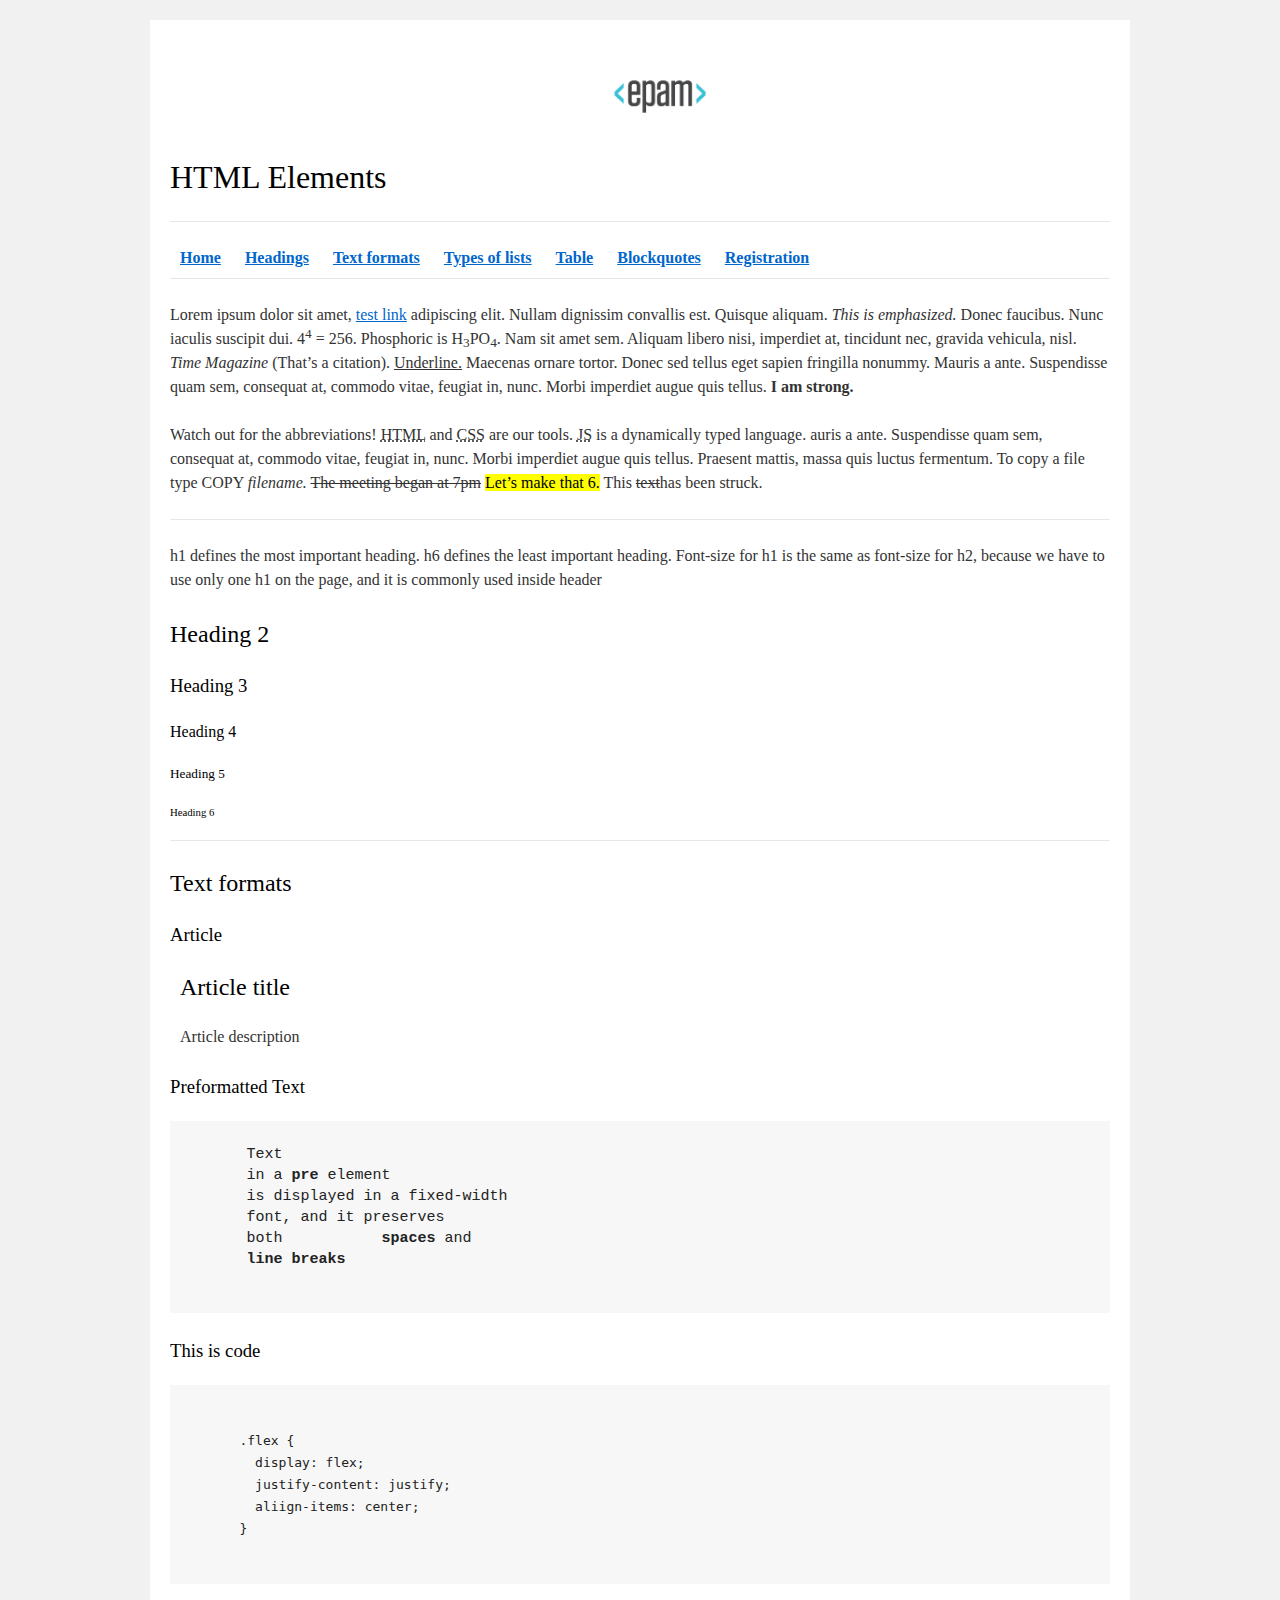
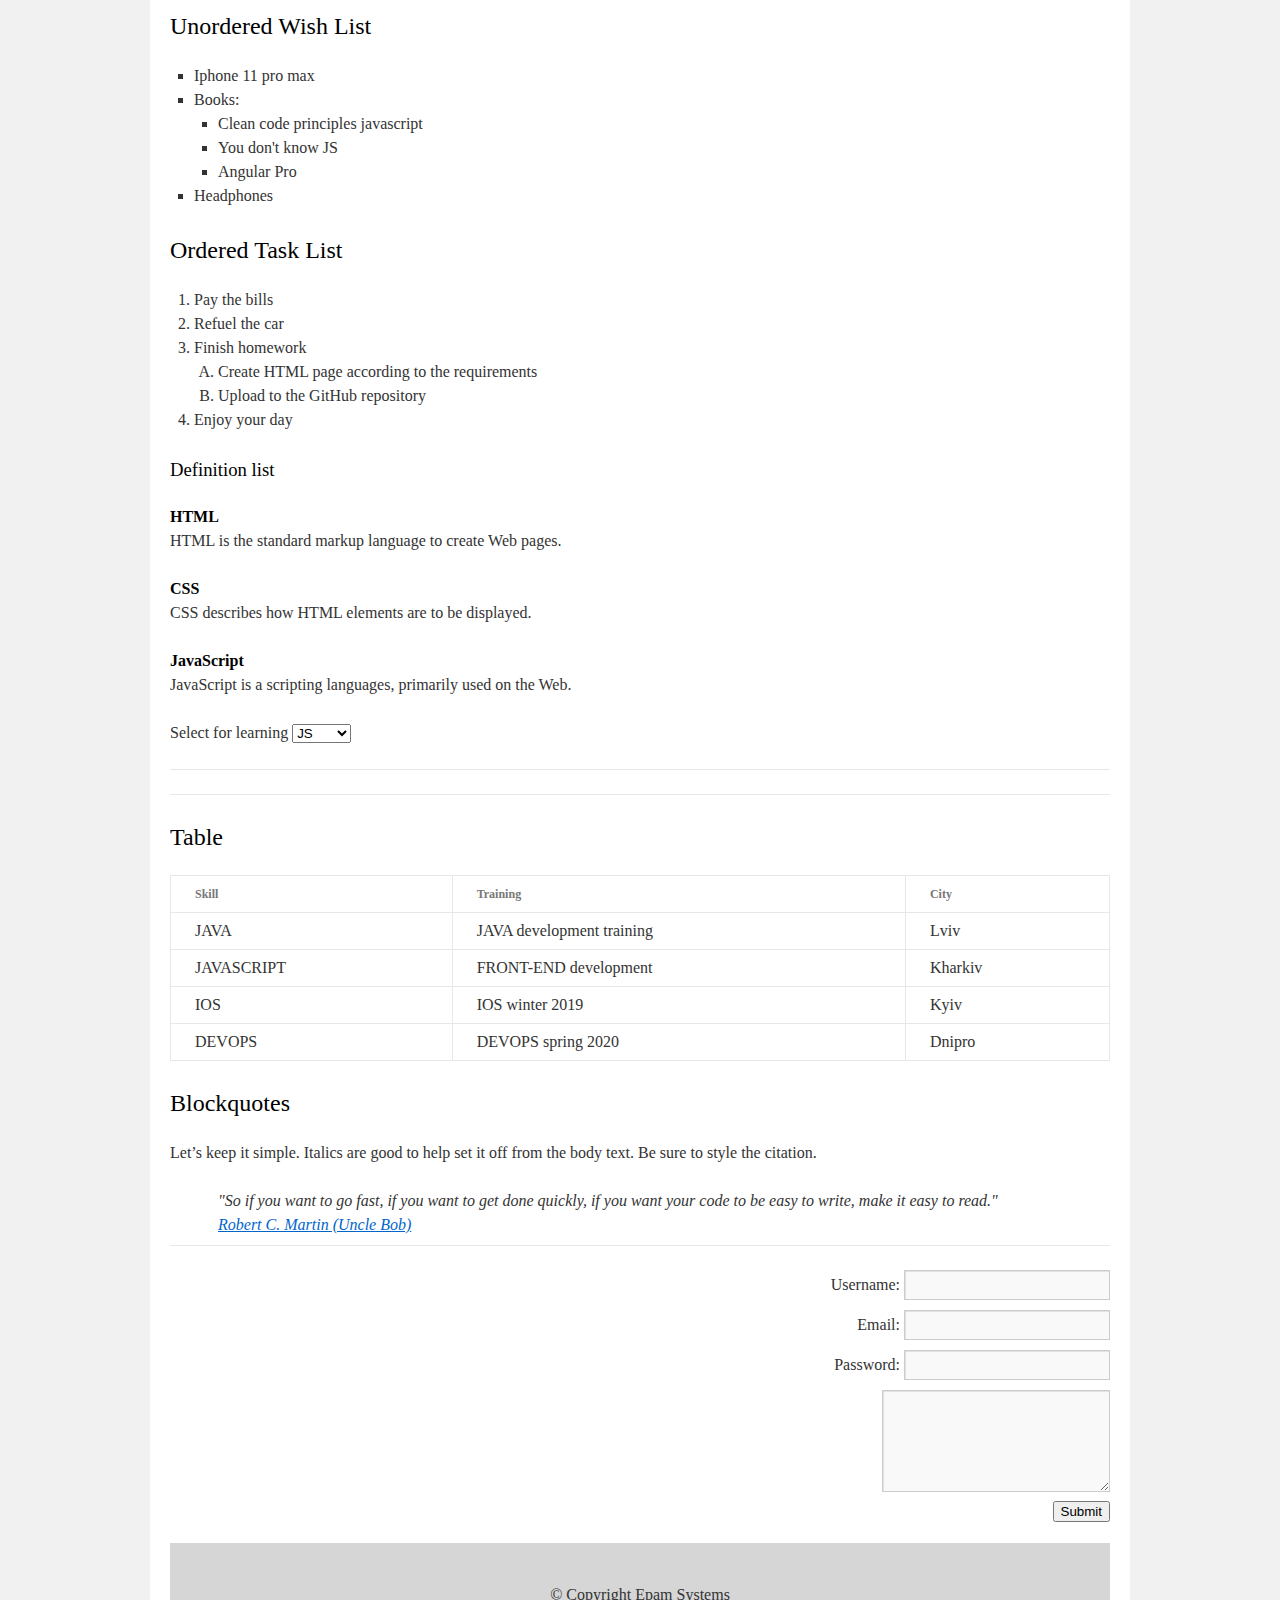
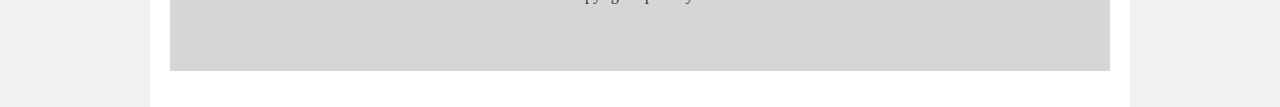
<file: FL12_HW1/homework/index.html>
<!DOCTYPE html>
<html lang="en">

<head>
  <meta charset="utf-8">
  <title>HTML Basics</title>
  <link rel="stylesheet" href="style.css">
</head>

<body>
  <div id="wrapper">
    <div id="main">
      <div id="container">
        <div id="content" role="main">
          <!-- TODO: Content goes here -->
          <header>
            <img src="logo.png" alt="logo img" id="home">
            <h1>HTML Elements</h1>
            <hr>
          </header>
          <nav>
            <a href="#home"><strong>Home</strong></a>
            <a href="#headings"><strong>Headings</strong></a>
            <a href="#textFormats"><strong>Text formats</strong></a>
            <a href="#typesOfLists"><strong>Types of lists</strong></a>
            <a href="#table"><strong>Table</strong></a>
            <a href="#blockquotes"><strong>Blockquotes</strong></a>
            <a href="#registration"><strong>Registration</strong></a>
          </nav>
          <main>
            <hr>
            <p>
              Lorem ipsum dolor sit amet,
              <a href="https://www.google.com.ua/">test link</a>
              adipiscing elit.
              Nullam dignissim convallis est. Quisque aliquam.
              <em>This is emphasized.</em>
              Donec faucibus. Nunc iaculis suscipit dui. 
              4<sup>4</sup> = 256.
              Phosphoric is H<sub>3</sub>PO<sub>4</sub>.
              Nam sit amet sem. Aliquam libero nisi, imperdiet at, tincidunt nec, gravida vehicula, nisl.
              <em>Time Magazine</em>
              (That’s a citation).
              <u>Underline.</u>
              Maecenas ornare tortor. Donec sed tellus eget sapien fringilla nonummy. Mauris a ante. Suspendisse quam sem, consequat at, commodo vitae, feugiat in, nunc. Morbi imperdiet augue quis tellus.
              <strong>I am strong.</strong>
            </p>
            <p>
              Watch out for the abbreviations!
              <abbr title="Hyper Text Markup Language">HTML</abbr>
              and
              <abbr title="Cascading Style Sheets">CSS</abbr>
              are our tools.
              <abbr title="JavaScript">JS</abbr>
              is a dynamically typed language.
              auris a ante. Suspendisse quam sem, consequat at, commodo vitae, feugiat in, nunc. Morbi imperdiet augue quis tellus. Praesent mattis, massa quis luctus fermentum. To copy a file type
              COPY
              <i>filename.</i>
              <del>The meeting began at 7pm</del>
              <mark>Let’s make that 6.</mark>
              This <del>text</del>has been struck.
            </p>
            <hr>
            <p id="headings">
              h1 defines the most important heading. h6 defines the least important heading. Font-size for h1 is the same as font-size for h2, because we have to use only one h1 on the page, and it is commonly used inside header
            </p>
            <h2>Heading 2</h2>
            <h3>Heading 3</h3>
            <h4>Heading 4</h4>
            <h5>Heading 5</h5>
            <h6>Heading 6</h6>
            <hr>
            <h2 id="textFormats">Text formats</h2>
            <h3>Article</h3>
            <article>
              <h2>Article title</h2>
              <p>Article description</p>
            </article>
            <h3>Preformatted Text</h3>
            <pre>
      Text
      in a <b>pre</b> element
      is displayed in a fixed-width
      font, and it preserves
      both           <b>spaces</b> and
      <b>line breaks</b>
            </pre>
            <h3>This is code</h3>
            <pre><code>
      .flex {
        display: flex;
        justify-content: justify;
        aliign-items: center;
      }
            </code></pre>
            <h2 id="typesOfLists">Unordered Wish List</h2>
            <ul>
              <li>Iphone 11 pro max</li>
              <li>Books:
                <ul>
                  <li>Clean code principles javascript</li>
                  <li>You don't know JS</li>
                  <li>Angular Pro</li>
                </ul>
              </li>
              <li>Headphones</li>
            </ul>
            <h2>Ordered Task List</h2>
            <ol>
              <li>Pay the bills</li>
              <li>Refuel the car</li>
              <li>Finish homework
                <ol type="A">
                  <li>Create HTML page according to the requirements</li>
                  <li>Upload to the GitHub repository</li>
                </ol>
              </li>
              <li>Enjoy your day</li>
            </ol>
            <h3>Definition list</h3>
            <dl>
              <dt>HTML</dt>
              <dd>HTML is the standard markup language to create Web pages.</dd>
              <dt>CSS</dt>
              <dd>CSS describes how HTML elements are to be displayed.</dd>
              <dt>JavaScript</dt>
              <dd>JavaScript is a scripting languages, primarily used on the Web.</dd>
            </dl>
            <p>Select for learning 
              <select>
                <option value="js">JS</option>
                <option value="css">CSS</option>
                <option value="html">HTML</option>    
              </select>
            </p>
            <hr>
            <hr>
            <h2 id="table">Table</h2>
            <table>
              <tr>
                <th>Skill</th>
                <th>Training</th>
                <th>City</th>
              </tr>
              <tr>
                <td>JAVA</td>
                <td>JAVA development training</td>
                <td>Lviv</td>
              </tr>
              <tr>
                <td>JAVASCRIPT</td>
                <td>FRONT-END development</td>
                <td>Kharkiv</td>
              </tr>
              <tr>
                <td>IOS</td>
                <td>IOS winter 2019</td>
                <td>Kyiv</td>
              </tr>
              <tr>
                <td>DEVOPS</td>
                <td>DEVOPS spring 2020</td>
                <td>Dnipro</td>
              </tr>
            </table>
            <h2 id="blockquotes">Blockquotes</h2>
            <p>Let’s keep it simple. Italics are good to help set it off from the body text. Be sure to style the citation.</p>
            <blockquote>
              "So if you want to go fast, if you want to get done quickly, if you want your code to be easy to write, make it easy to read."<br>
              <a href="https://en.wikipedia.org/wiki/Robert_C._Martin" target="_blank">Robert C. Martin (Uncle Bob)</a>
            </blockquote>
            <hr id="registration">
            <form>
              <label>Username: <input type="text" name="username"></label>
              <br>
              <label>Email: <input type="email" name="email"></label>
              <br>
              <label>Password: <input type="password" name="password"></label>
              <br>
              <textarea rows="4" cols="23"></textarea>
              <br>
              <button type="submit">Submit</button>
            </form>
          </main>
          
          <footer>
            <p>&copy; Copyright Epam Systems</p>
          </footer>
        </div>
      </div>
    </div>
  </div>
</body>

</html>
</file>
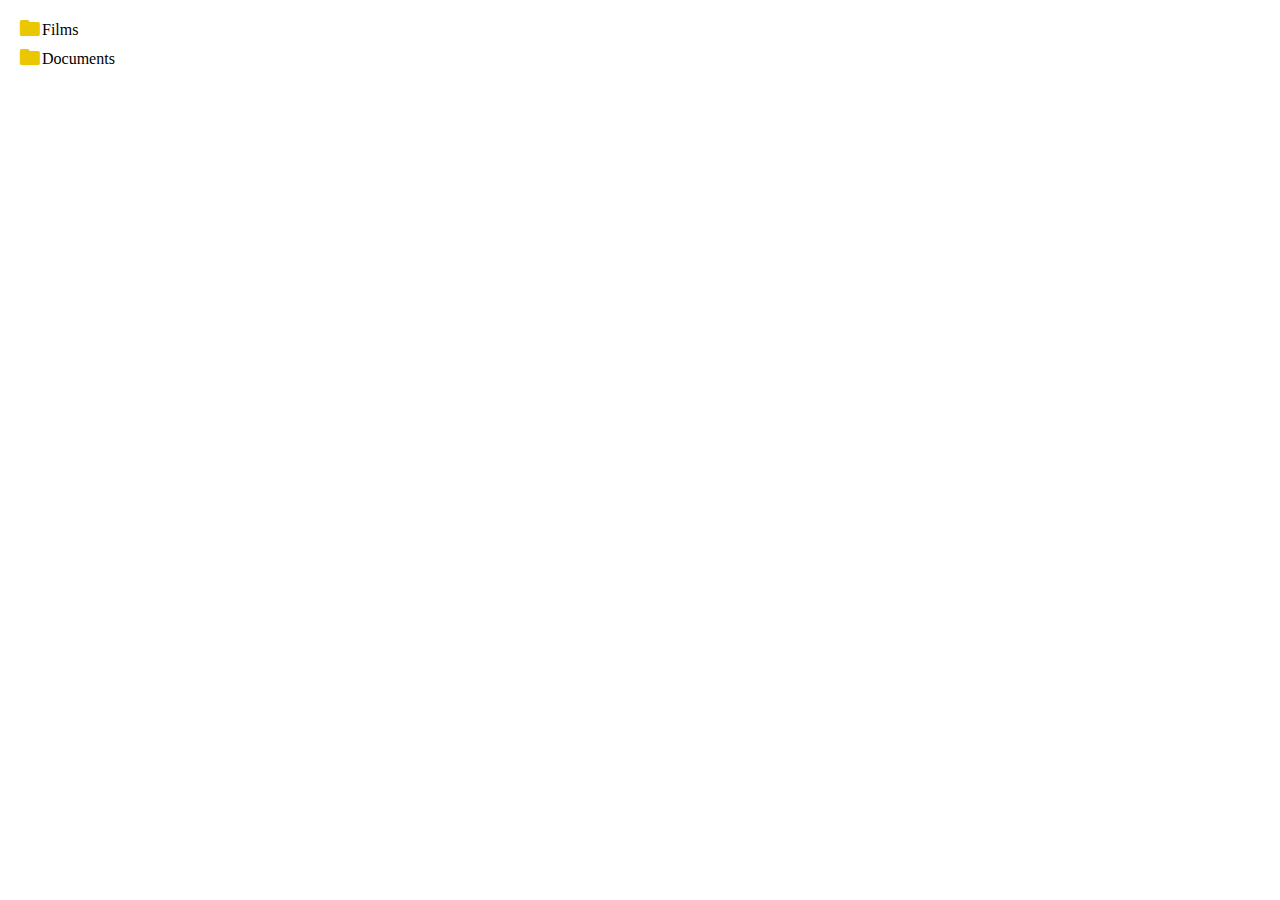
<file: FL12_HW11/homework/index.html>
<!-- DO NOT MODIFY THIS FILE -->
<!DOCTYPE html>
<html lang="en">
<head>
  <meta charset="UTF-8">
  <title>Homework 11 - DOM</title>
  <link rel="stylesheet" href="material-icons/material-icons.css">
  <link rel="stylesheet" href="styles.css">
</head>
<body>
  <div id="root">
    
  </div>
  <script src="app.js"></script>
</body>
</html>
</file>
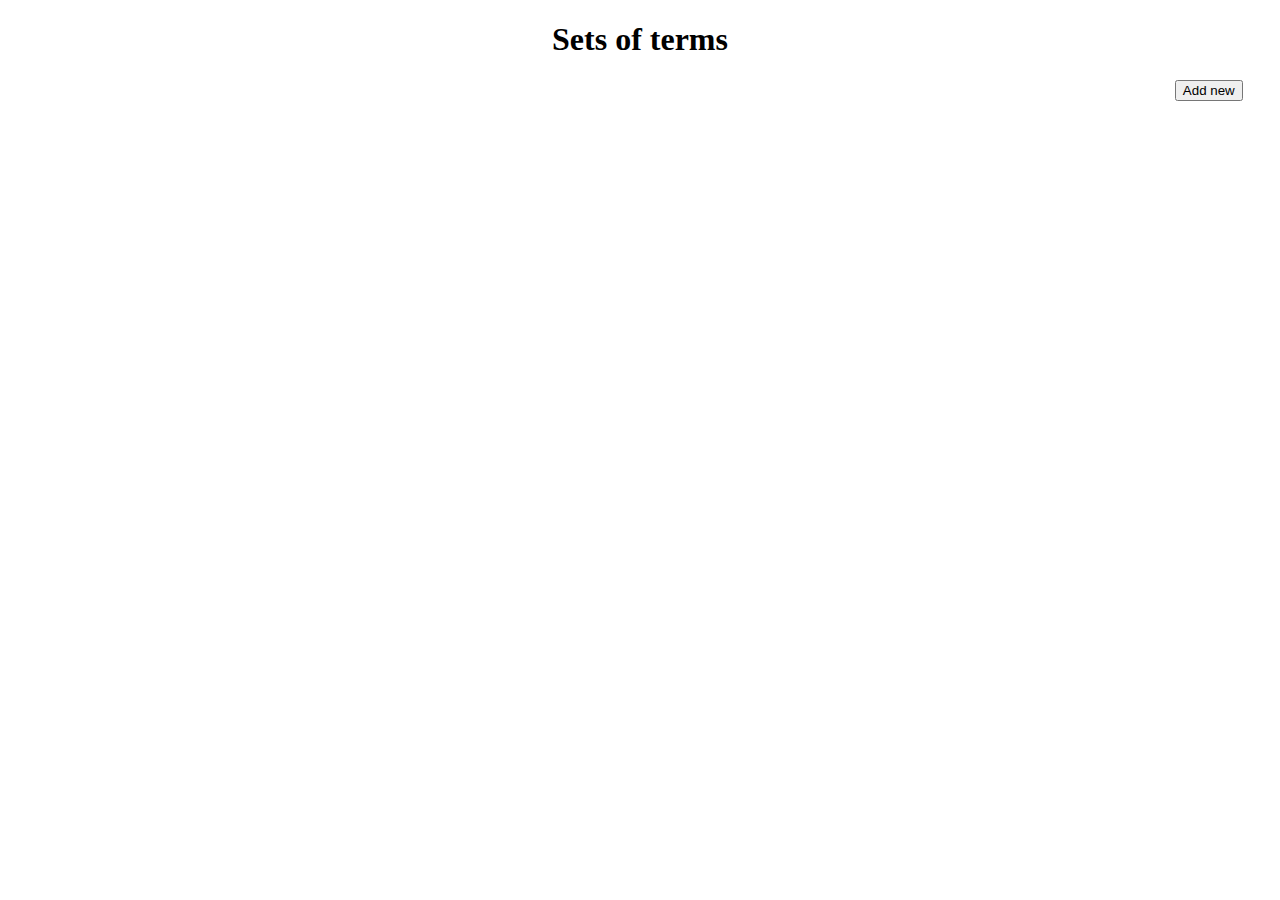
<file: FL12_HW12/homework/index.html>
<!DOCTYPE html>
<html lang="en">
<head>
  <meta charset="UTF-8">
  <title>Homework 12 - Simple TODO List</title>
  <link rel="stylesheet" href="./assets/styles.css">
</head>
<body>
  <div id="root">
    <h1 class="sets">Sets of terms</h1>
    <div class="main-page">
      <button class="add-new-term">Add new</button>
      <ul class="term-list"></ul>
    </div>
    <div class="add-page">
      <h3>Add New Set</h3>
      <div class="add-inputs">
        <input type="text" class="add-term-input" placeholder="Term">
        <input type="text" class="add-def-input" placeholder="Definition">
      </div>
      <div class="buttons-row">
        <button class="add">Add</button>
        <button class="save-changes">Save changes</button>
        <button class="cancelBtn">Cancel</button>
      </div>
    </div>
    <div class="modify-page">
        <h3>Modify Set</h3>
        <div class="modify-inputs">
          <input type="text" class="modify-term-input">
          <input type="text" class="modify-def-input">
        </div>
        <div>
          <button class="save-after-modify">Save changes</button>
          <button class="cancelBtn">Cancel</button>
        </div>
    </div>
  </div>

  <script src="./src/app.js"></script>
</body>
</html>
</file>
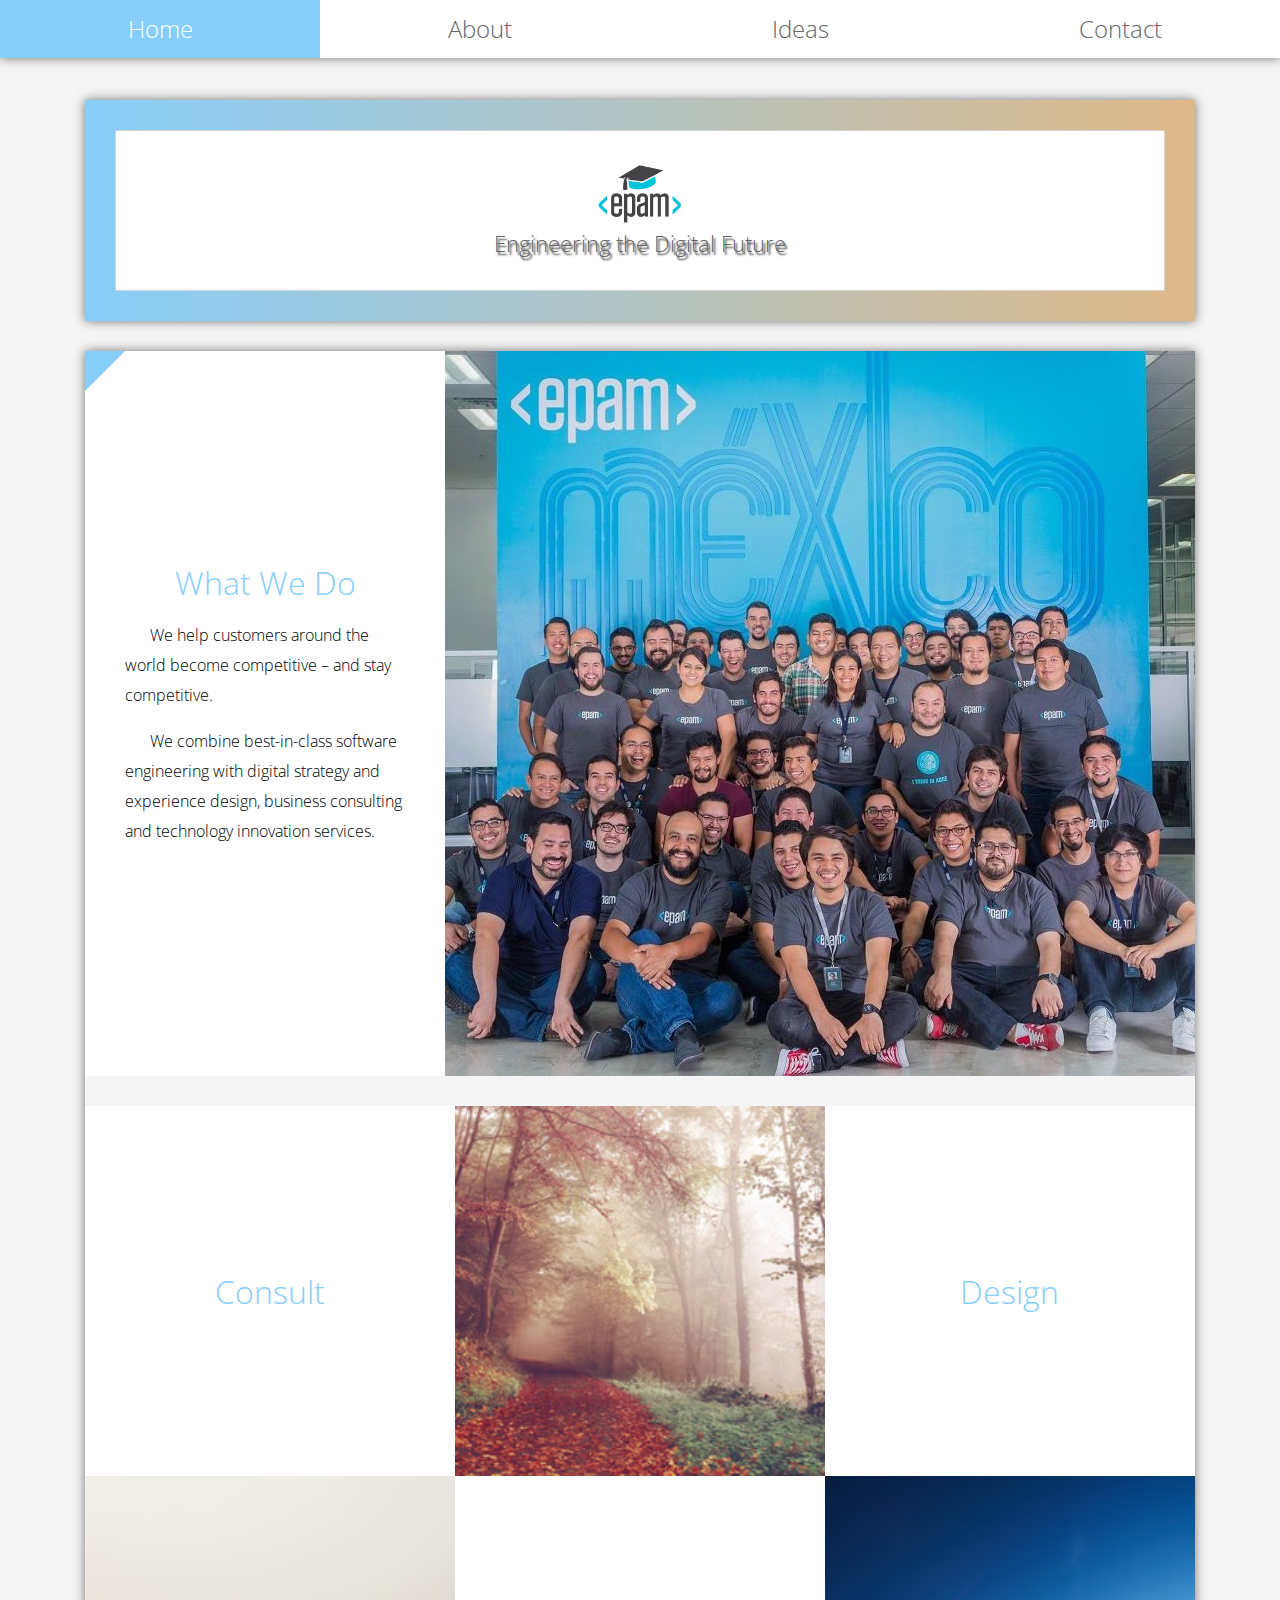
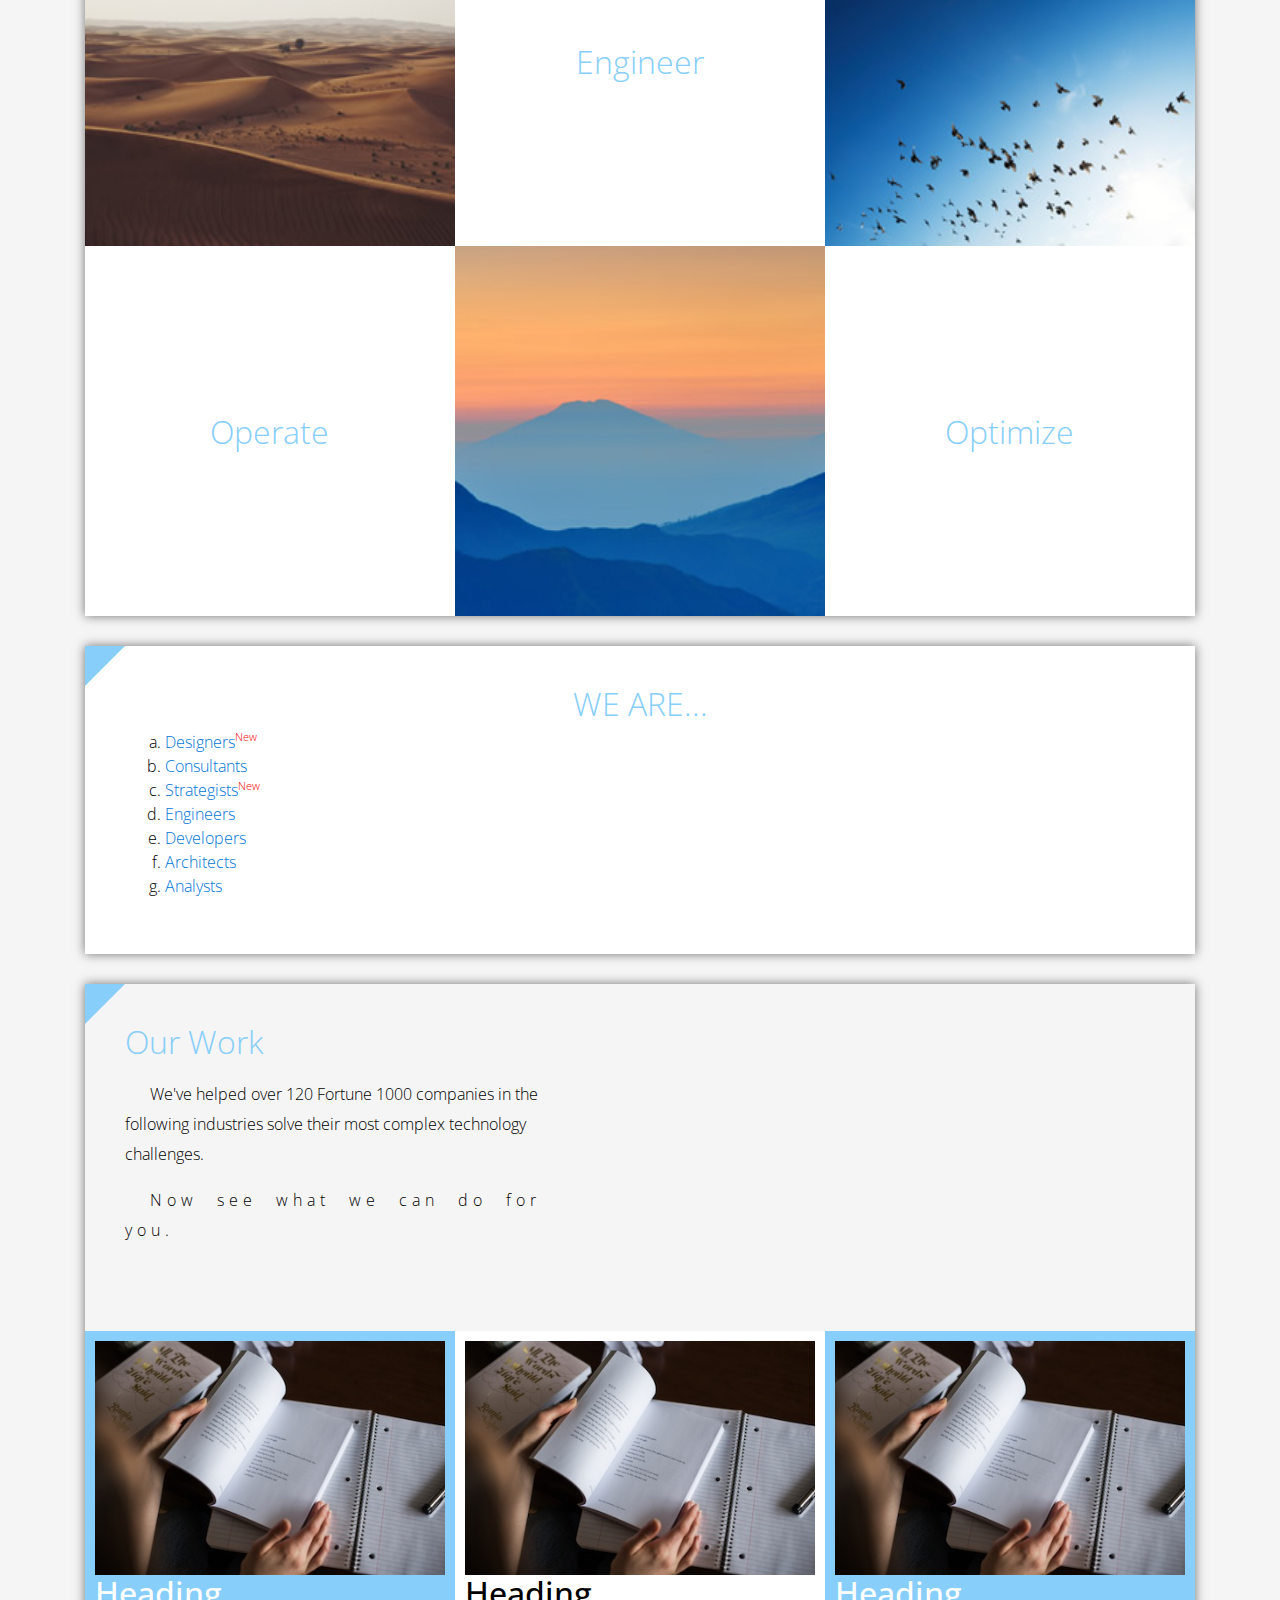
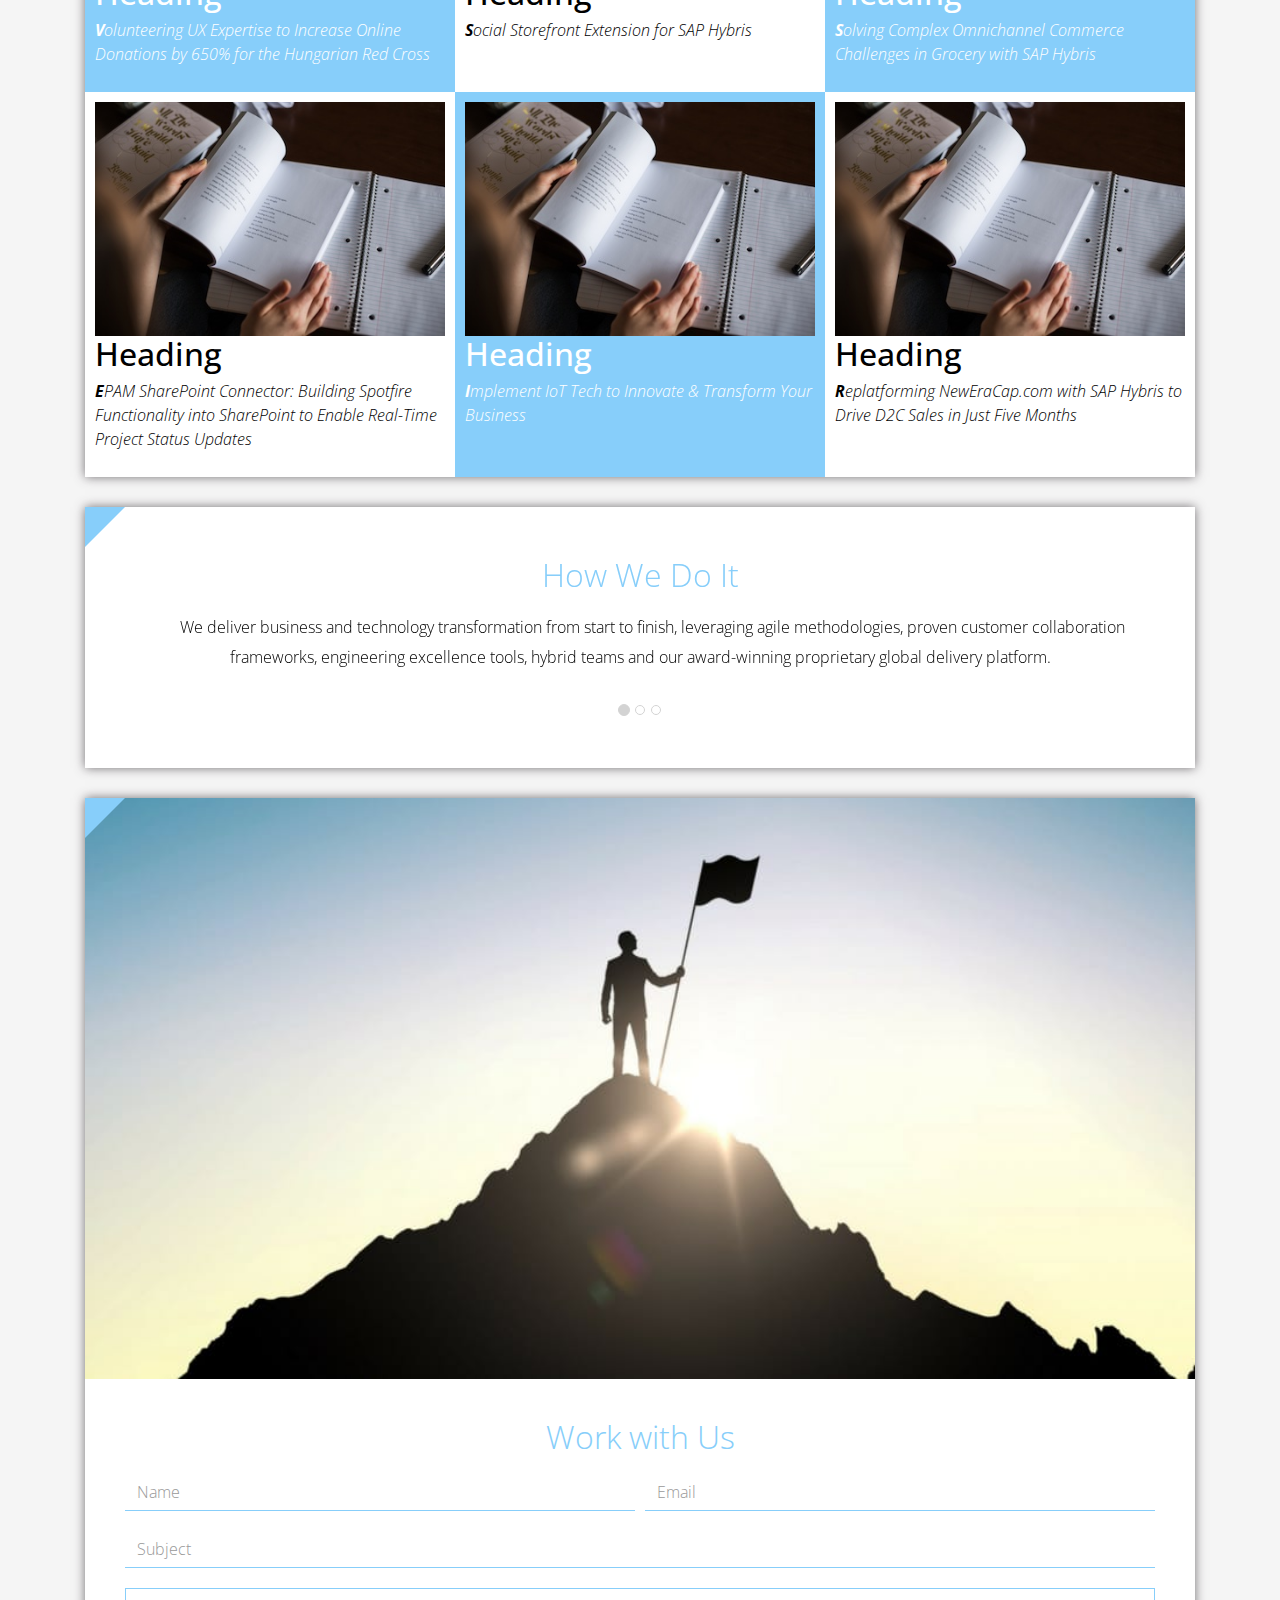
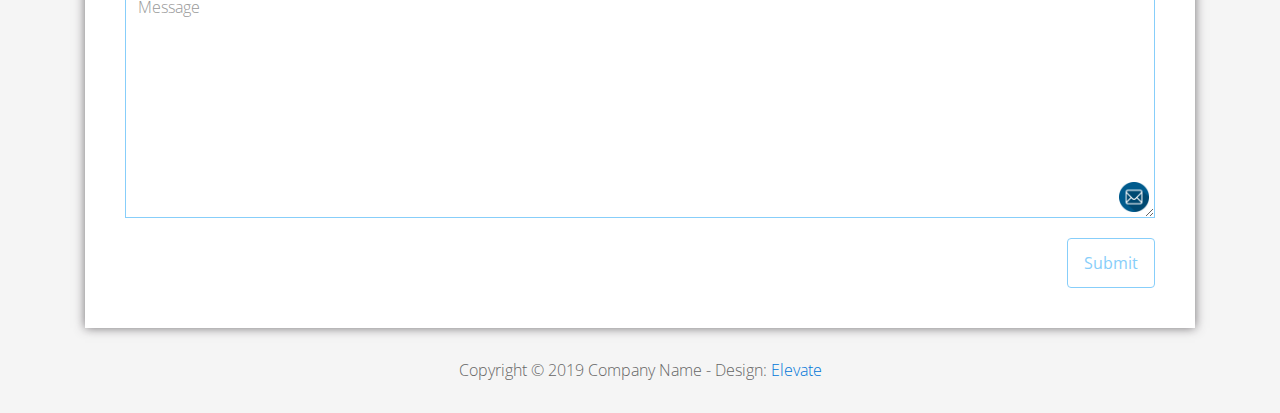
<file: FL12_HW2/homework/index.html>
<!DOCTYPE html>
<html lang="en">
<head>
  <meta charset="utf-8">
  <meta http-equiv="X-UA-Compatible" content="IE=edge">
  <meta name="viewport" content="width=device-width, initial-scale=1">

  <title>CSS Basics HW</title>



  <!-- load stylesheets -->
  <link rel="stylesheet" href="http://fonts.googleapis.com/css?family=Open+Sans:300,400">
  <!-- Google web font "Open Sans" -->
  <link rel="stylesheet" href="css/bootstrap.min.css">
  <!-- Bootstrap style -->
  <link rel="stylesheet" href="css/general.css">
  <link rel="stylesheet" href="css/style.css">
  <!-- Templatemo style -->
</head>

<body>
<div class="container">

  <div class="tm-sidebar">
    <nav class="tm-main-nav">
      <ul>
        <li class="tm-nav-item"><a href="#home" class="tm-nav-item-link">Home</a></li>
        <li class="tm-nav-item"><a href="#about" class="tm-nav-item-link">About</a></li>
        <li class="tm-nav-item"><a href="#ideas" class="tm-nav-item-link">Ideas</a></li>
        <li class="tm-nav-item"><a href="#contact" class="tm-nav-item-link">Contact</a></li>
      </ul>
    </nav>
  </div>

  <div class="tm-main-content">

    <div id="home" class="tm-content-box tm-content-header margin-b-10">
      <div class="tm-banner">
        <div class="tm-banner-inner">
          <img src="img/epam_logo.png" width="100" alt="">
          <p class="tm-banner-text">Engineering the Digital Future</p>
        </div>
      </div>
    </div>

    <section>
      <div class="tm-content-box flex-2-col">

        <div class="padding-medium flex-item tm-team-description-container flex-item">
          <h2 class="tm-section-title">What We Do</h2>
          <p class="tm-section-description">We help customers around the world become competitive – and stay competitive.</p>
          <p class="tm-section-description"> We combine best-in-class software engineering with digital strategy and experience design, business consulting and technology innovation services.</p>
        </div>
        <div class="flex-item tm-team-img">
          <img src="img/epam-mexico.jpg" alt="epam-mexico">
        </div>

      </div>

      <div id="about" class="tm-content-box">

        <ul class="boxes gallery-container">
          <li class="box box-bg">
            <h2 class="tm-section-title tm-section-title-box tm-box-bg-title">Consult</h2>
          </li>
          <li class="box">
            <a href="img/idea-large-01.jpg">
              <img src="img/idea-01.jpg" alt="Image" class="img-fluid thumbnail box-img">
            </a>
          </li>
          <li class="box box-bg">
            <h2 class="tm-section-title tm-section-title-box tm-box-bg-title">Design</h2>
          </li>
          <li class="box">
            <a href="img/idea-large-02.jpg">
              <img src="img/idea-02.jpg" alt="Image" class="img-fluid thumbnail box-img">
            </a>
          </li>
          <li class="box box-bg">
            <h2 class="tm-section-title tm-section-title-box tm-box-bg-title">Engineer</h2>
          </li>
          <li class="box">
            <a href="img/idea-large-03.jpg">
              <img src="img/idea-03.jpg" alt="Image" class="img-fluid thumbnail box-img">
            </a>
          </li>
          <li class="box box-bg">
            <h2 class="tm-section-title tm-section-title-box tm-box-bg-title">Operate</h2>
          </li>
          <li class="box">
            <a href="img/idea-large-04.jpg">
              <img src="img/idea-04.jpg" alt="Image" class="img-fluid thumbnail box-img">
            </a>
          </li>
          <li class="box box-bg">
            <h2 class="tm-section-title tm-section-title-box tm-box-bg-title">Optimize</h2>
          </li>
        </ul>

      </div>

    </section>

    <!-- slider -->
    <section class="heading tm-content-box">
      <div class="padding-medium">
        <h2> WE ARE...</h2>
        <ol>
          <li><a href="index.html" class="text">Designers</a></li>
          <li><a href="index.html">Consultants</a></li>
          <li><a href="#" class="text">Strategists</a></li>
          <li><a href="#">Engineers</a></li>
          <li><a href="#">Developers</a></li>
          <li><a href="#">Architects</a></li>
          <li><a href="#">Analysts</a></li>
        </ol>
      </div>
    </section>

    <section class="blocks">
      <div class="padding-medium flex-item tm-team-description-container">
        <h2 class="tm-section-title">Our Work</h2>
        <p class="tm-section-description">We've helped over 120 Fortune 1000 companies in the following industries solve their most complex technology challenges. </p>
        <p class="tm-section-description"> Now see what we can do for you.</p>
      </div>
      <div class="tm-content-box flex-2-col">
      </div>
      <div  class="tm-content-box">
        <ul class="boxes gallery-container">
          <li class="box box-work">
            <img src="img/study.jpeg" alt="Image" class="img-fluid">
            <div>
              <h2>Heading</h2>
              <p>Volunteering UX Expertise to Increase Online Donations by 650% for the Hungarian Red Cross</p>
            </div>
          </li>
          <li class="box box-work">
            <img src="img/study.jpeg" alt="Image" class="img-fluid">
            <div>
              <h2>Heading</h2>
              <p>Social Storefront Extension for SAP Hybris</p>
            </div>
          </li>
          <li class="box box-work">
            <img src="img/study.jpeg" alt="Image" class="img-fluid">
            <div>
              <h2>Heading</h2>
              <p>Solving Complex Omnichannel Commerce Challenges in Grocery with SAP Hybris</p>
            </div>
          </li>
          <li class="box box-work">
            <img src="img/study.jpeg" alt="Image" class="img-fluid">
            <div>
              <h2>Heading</h2>
              <p>EPAM SharePoint Connector: Building Spotfire Functionality into SharePoint to Enable Real-Time Project Status Updates</p>
            </div>
          </li>
          <li class="box box-work">
            <img src="img/study.jpeg" alt="Image" class="img-fluid">
            <div>
              <h2>Heading</h2>
              <p>Implement IoT Tech to Innovate &amp; Transform Your Business</p>
            </div>
          </li>
          <li class="box box-work">
            <img src="img/study.jpeg" alt="Image" class="img-fluid">
            <div>
              <h2>Heading</h2>
              <p>Replatforming NewEraCap.com with SAP Hybris to Drive D2C Sales in Just Five Months</p>
            </div>
          </li>
        </ul>

      </div>
    </section>

    <section id="ideas">
      <div id="tmCarousel" class="carousel slide tm-content-box" data-ride="carousel">

        <ol class="carousel-indicators">
          <li data-target="#tmCarousel" data-slide-to="0" class="active"></li>
          <li data-target="#tmCarousel" data-slide-to="1" class=""></li>
          <li data-target="#tmCarousel" data-slide-to="2" class=""></li>
        </ol>

        <div class="carousel-inner" role="listbox">

          <div class="carousel-item active">
            <div class="carousel-content">
              <div class="flex-item">
                <h2 class="tm-section-title">How We Do It</h2>
                <p class="tm-section-description carousel-description">We deliver business and technology transformation from start to finish, leveraging agile methodologies, proven customer collaboration frameworks, engineering excellence tools, hybrid teams and our award-winning proprietary global delivery platform.</p>
              </div>
            </div>
          </div>

          <div class="carousel-item">
            <div class="carousel-content">
              <div class="flex-item">
                <h2 class="tm-section-title">Our Clients</h2>
                <p class="tm-section-description carousel-description">Lorem ipsum dolor sit amet,
                  consectetur adipiscing elit. Quisque vel nisi pharetra nibh varius pharetra ac
                  sagittis nisi. Etiam pharetra vestibulum hendrerit. Pellentesque interdum metus
                  sed massa rutrum.</p>
              </div>
            </div>
          </div>

          <div class="carousel-item">
            <div class="carousel-content">
              <div class="flex-item">
                <h2 class="tm-section-title">Our Projects</h2>
                <p class="tm-section-description carousel-description">Donec ex libero, fringilla
                  vitae purus sit amet, rhoncus pharetra lorem. Pellentesque id sem id lacus
                  ultricies vehicula. Aliquam rutrum mi non. Pellentesque interdum metus sed massa
                  rutrum.</p>
              </div>
            </div>
          </div>

        </div>

      </div>
    </section>

    <section class="tm-content-box">
      <img src="img/contact-us.jpg" alt="Contact image" class="img-fluid img-contact-us">

      <div id="contact" class="padding-medium">
        <h2 class="tm-section-title">Work with Us</h2>
        <form action="#contact" method="get" class="contact-form">

          <div class="form-group col-xs-12 col-sm-12 col-md-6 col-lg-6 form-group-2-col-left">
            <input type="text" id="contact_name" name="contact_name" class="form-control"
                   placeholder="Name" required/>
          </div>
          <div class="form-group col-xs-12 col-sm-12 col-md-6 col-lg-6 form-group-2-col-right mandatory-field">
            <input type="email" id="contact_email" name="contact_email" class="form-control"
                   placeholder="Email" required/>
          </div>
          <div class="form-group">
            <input type="text" id="contact_subject" name="contact_subject" class="form-control"
                   placeholder="Subject" required/>
          </div>
          <div class="form-group">
            <textarea id="contact_message" name="contact_message" class="form-control" rows="9"
                      placeholder="Message" required></textarea>
          </div>

          <button type="submit" class="btn btn-primary submit-btn">Submit</button>

        </form>
      </div>
    </section>

    <footer class="tm-footer">
      <p class="text-xs-center">Copyright &copy; 2019 Company Name

        - Design: <a rel="nofollow" href="http://www.templatemo.com/tm-481-elevate"
                     target="_parent">Elevate</a></p>
    </footer>

  </div>

</div>

</body>
</html>
</file>
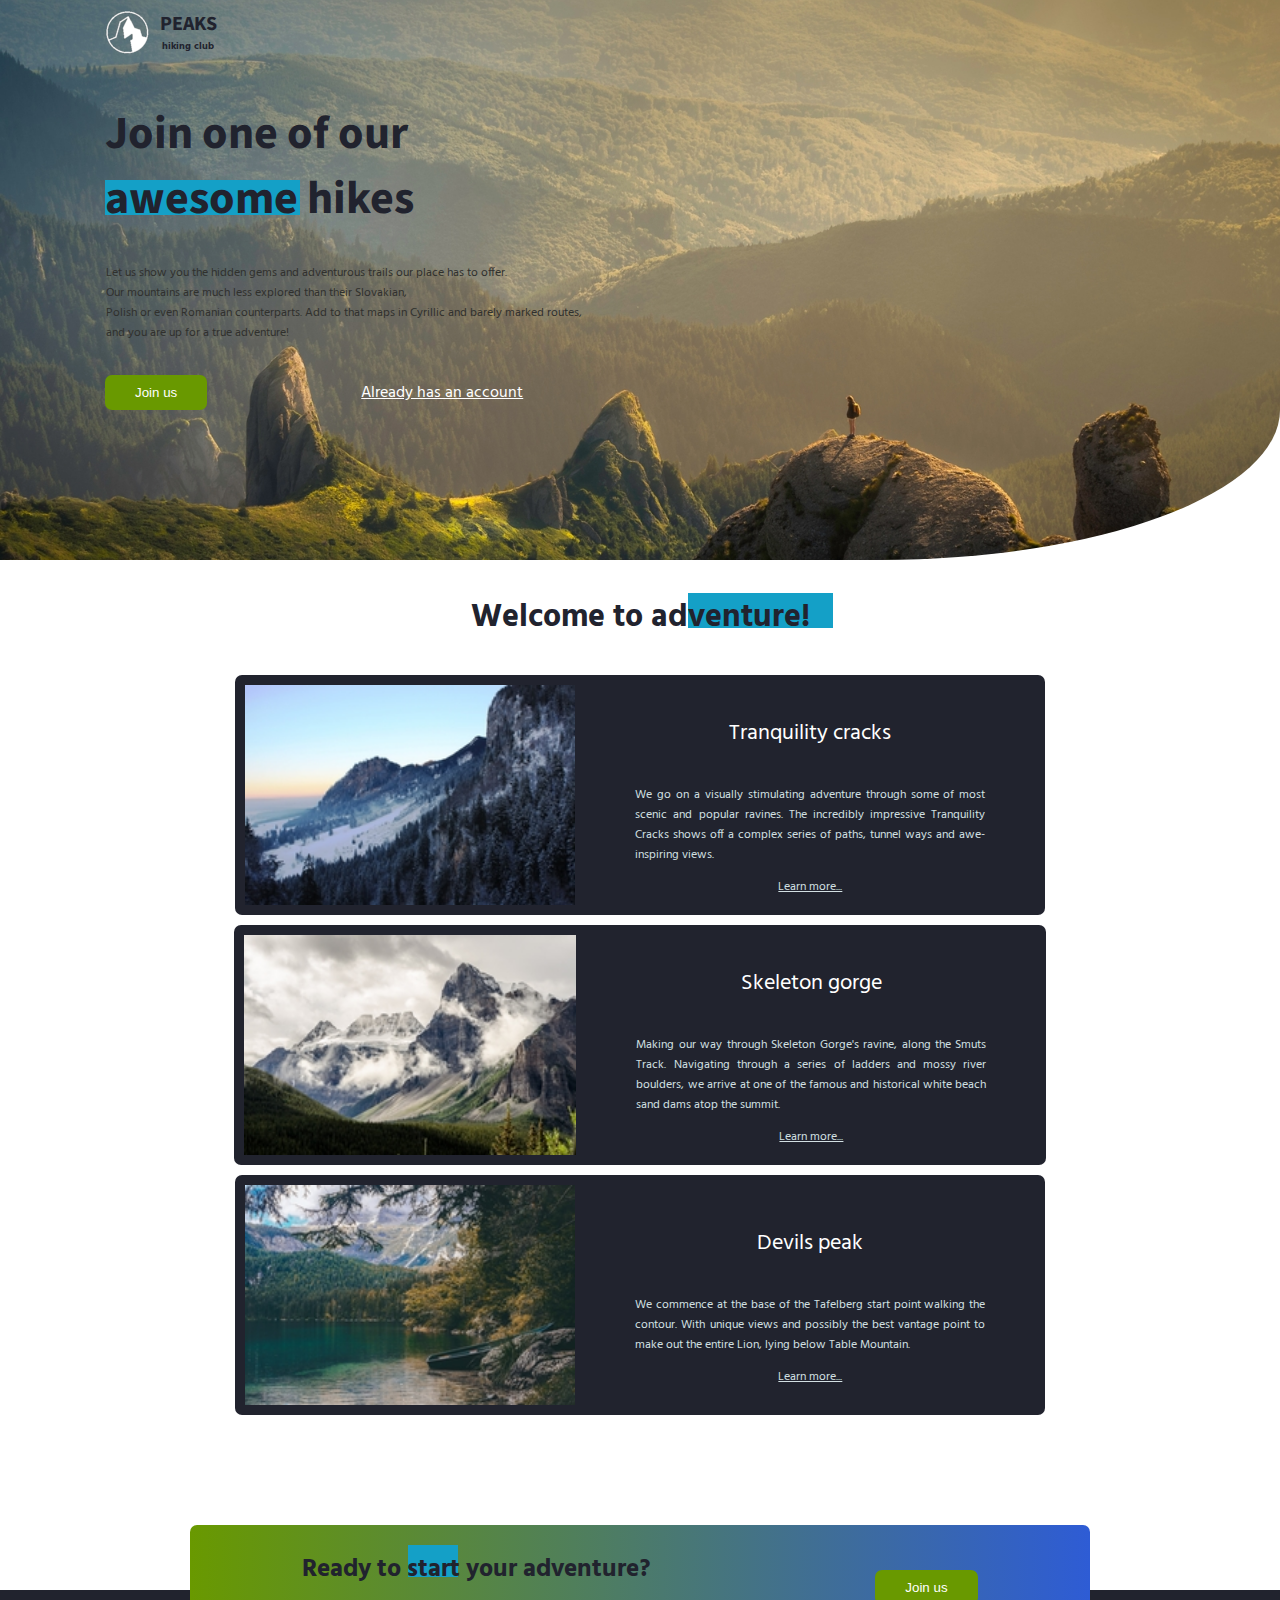
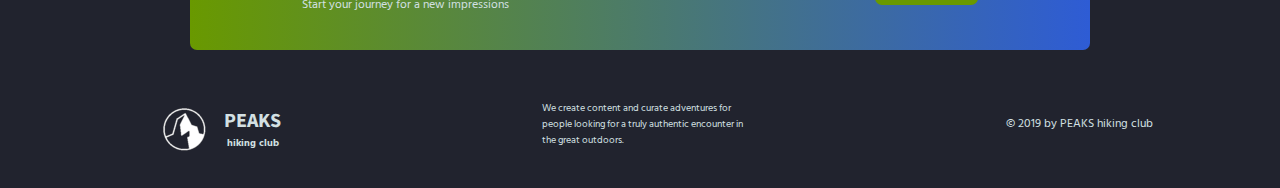
<file: FL12_HW3/homework/index.html>
<!DOCTYPE html>
<html lang="en">

<head>
    <meta charset="UTF-8">
    <meta name="viewport" content="width=device-width, initial-scale=1.0">
    <meta http-equiv="X-UA-Compatible" content="ie=edge">
    <link href="https://fonts.googleapis.com/css?family=Hind:400,600%7CSource+Sans+Pro:400,600,700%7CFresca"
          rel="stylesheet"/>

    <!-- Styles should be switched here: -->

    <link rel="stylesheet" type="text/css" href="css/style1.css">
    <!--     <link rel="stylesheet" type="text/css" href="css/style2.css">-->

    <title>PEAKS hiking club</title>
</head>

<body>
<header class="header">
    <div class="header-wrap">
        <div class="landing-logo">
            <img src="img/m-logo.png" alt="logo"/>
            <p>PEAKS<span>hiking club</span></p>
        </div>
        <p class="header_heading">
            Join one of our awesome hikes
        </p>
        <p class="header_text">
            Let us show you the hidden gems and adventurous trails our place has to offer.
            Our mountains are much less explored than their Slovakian,
            Polish or even Romanian counterparts. Add to that maps in Cyrillic and barely marked routes,
            and you are up for a true adventure!
        </p>
        <div>
            <button class="header_button">Join us</button>
            <a href="#" class="login">Already has an account</a>
        </div>
    </div>
</header>
<main class="section">
    <p class="section_text">
        Welcome to adventure!
    </p>
    <div class="section_card_wrap">
        <div class="section_card">
            <img class="section_card_img"
                 src="img/m-1.jpg"
                 alt="experts"/>
            <div class="section_card_right_container">
                <p class="section_card_heading">
                    Tranquility cracks
                </p>
                <p class="section_card_text">
                    We go on a visually stimulating adventure through some of most scenic and popular ravines.
                    The incredibly impressive Tranquility Cracks shows off a complex series of paths, tunnel ways and
                    awe-inspiring views.
                </p>
                <a href="#" class="section_link">Learn more...</a>
            </div>
        </div>
        <div class="section_card">
            <img class="section_card_img"
                 src="img/m-2.jpg"
                 alt="content formats"/>
            <div class="section_card_right_container">
                <p class="section_card_heading">
                    Skeleton gorge
                </p>
                <p class="section_card_text">
                    Making our way through Skeleton Gorge's ravine, along the Smuts Track.
                    Navigating through a series of ladders and mossy river boulders, we arrive at one of the famous and
                    historical white beach sand dams atop the summit.
                </p>
                <a href="#" class="section_link">Learn more...</a>
            </div>
        </div>
        <div class="section_card">
            <img class="section_card_img"
                 src="img/m-3.jpg"
                 alt="certificate"/>
            <div class="section_card_right_container">
                <p class="section_card_heading">
                    Devils peak
                </p>
                <p class="section_card_text">
                    We commence at the base of the Tafelberg start point walking the contour.
                    With unique views and possibly the best vantage point to make out the entire Lion, lying below Table
                    Mountain.
                </p>
                <a href="#" class="section_link">Learn more...</a>
            </div>
        </div>
    </div>
    <div class="section_banner">
        <div class="section_banner_text_wrap">
            <p class="section_banner_heading">
                Ready to start your adventure?
            </p>
            <p class="section_banner_text">
                Start your journey for a new impressions
            </p>
        </div>
        <button class="section_banner_button">Join us</button>
    </div>
</main>
<footer class="footer">
    <div class="footer-wrap">
        <div class="footer_logo landing-logo">
            <img src="img/m-logo.png" alt="logo"/>
            <p>PEAKS<span>hiking club</span></p>
        </div>
        <p class="footer_text">
            We create content and curate adventures for people looking for a truly authentic encounter in the great
            outdoors.
        </p>
        <span class="footer-cr">
          &copy; 2019 by PEAKS hiking club
        </span>
    </div>
</footer>
</body>

</html>
</file>
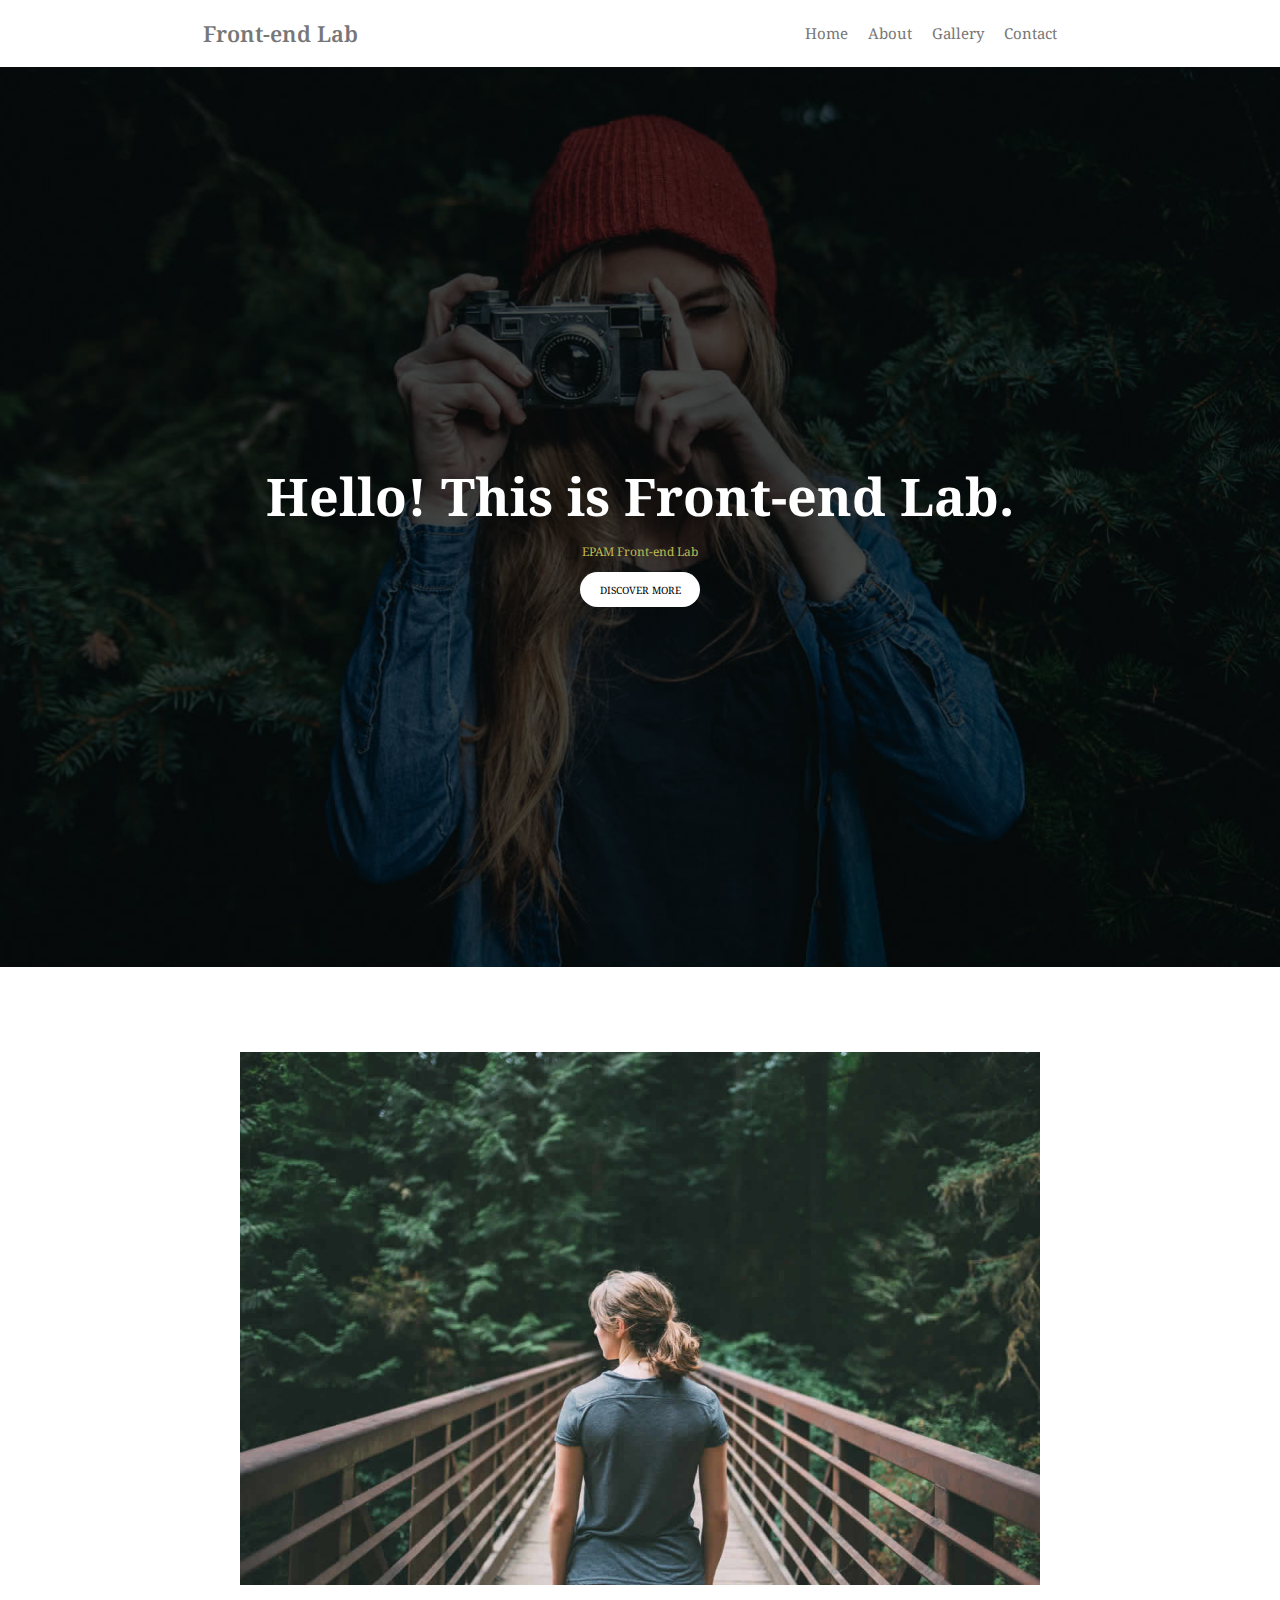
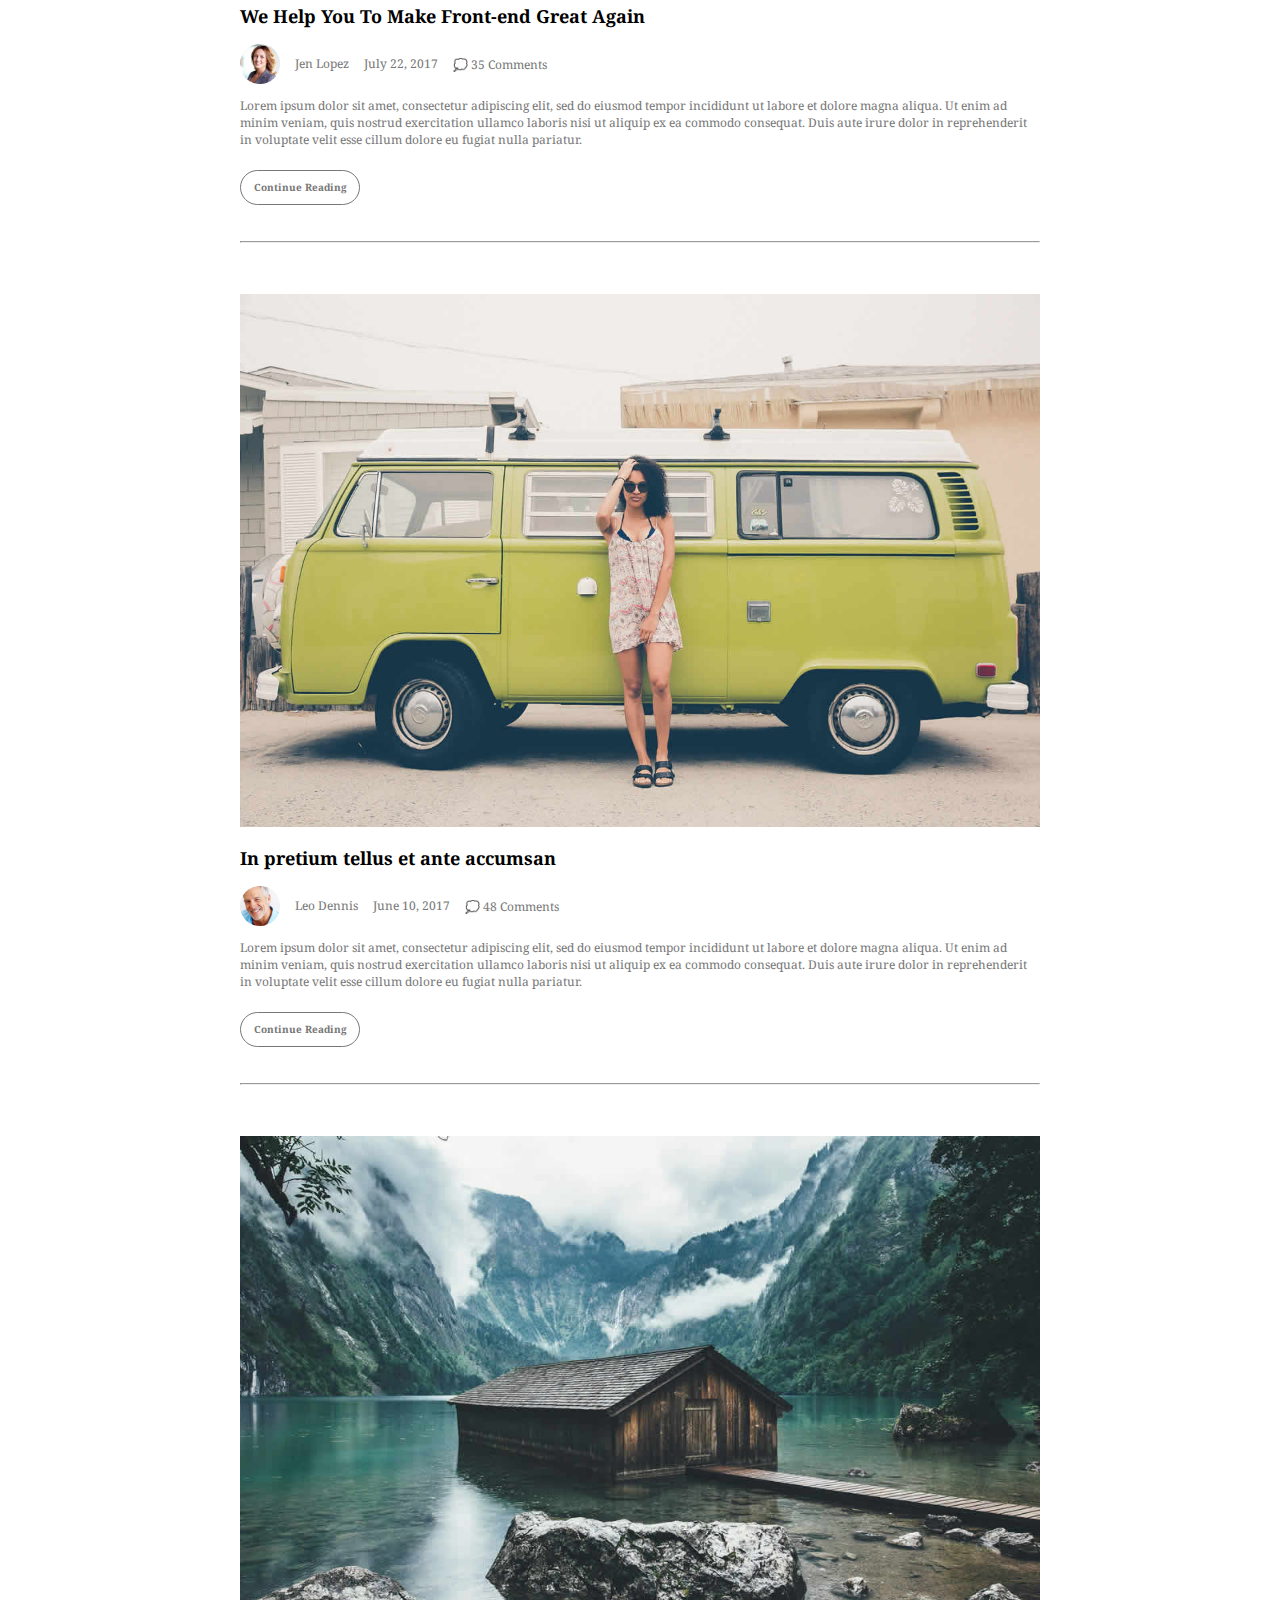
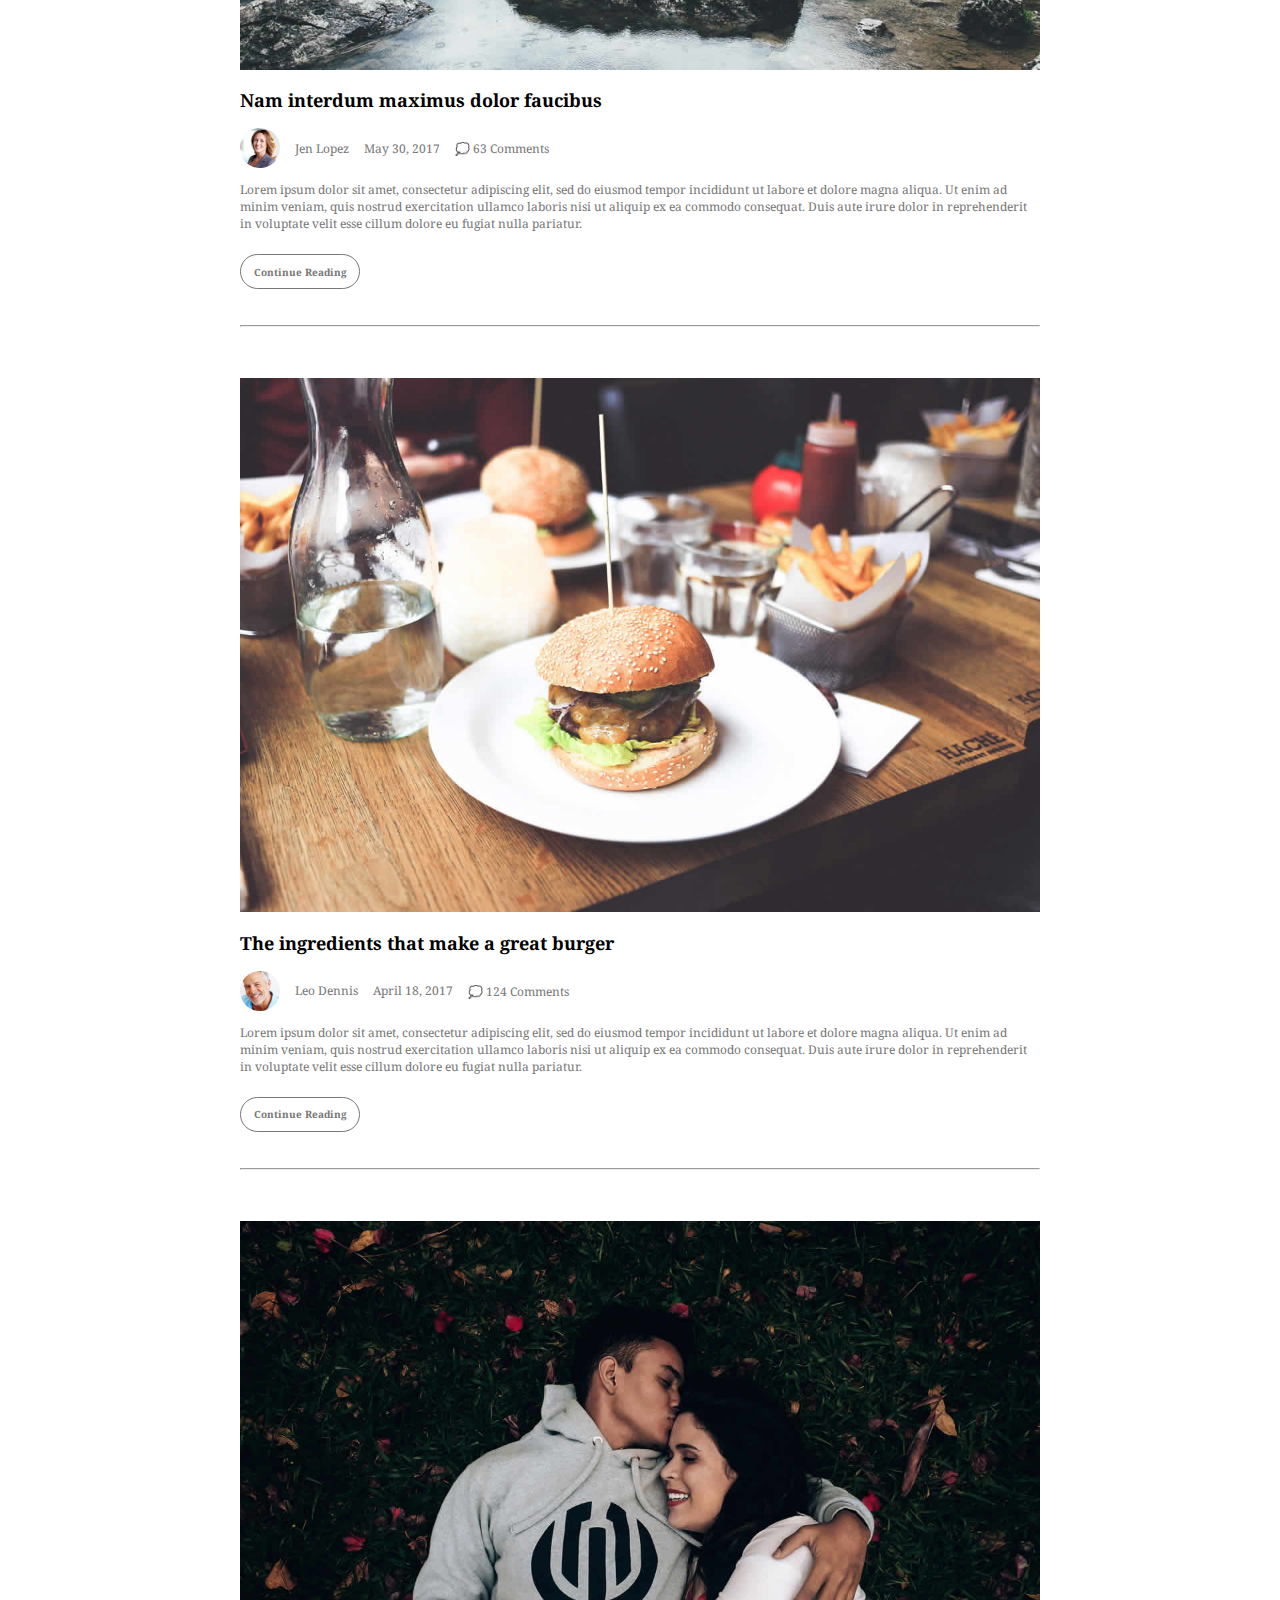
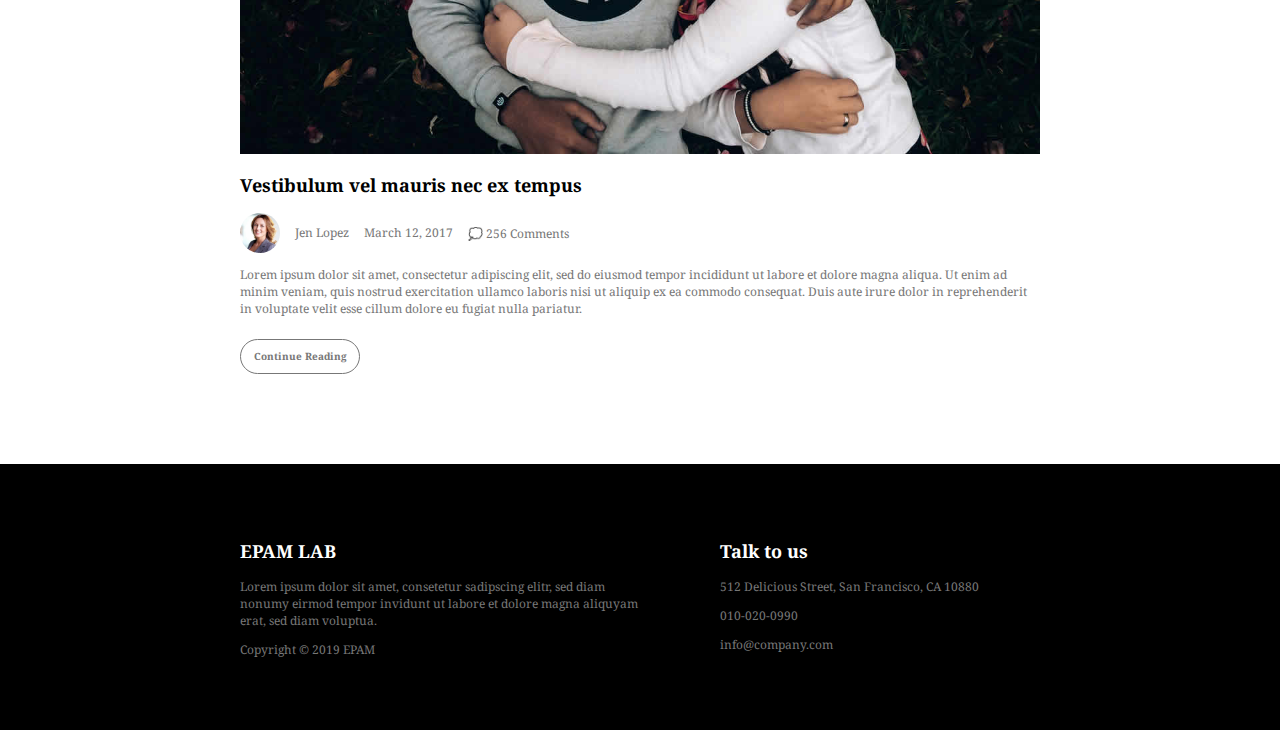
<file: FL12_HW4/homework/index.html>
<!DOCTYPE html>
<html lang="zxx">
<head>
    <meta charset="UTF-8">
    <meta name="viewport" content="width=device-width, initial-scale=1.0">
    <meta http-equiv="X-UA-Compatible" content="ie=edge">
    <title>FL12_HW4</title>
    <link rel="stylesheet" type="text/css" href="css/style.css">
    <link href="https://fonts.googleapis.com/css?family=Noto+Serif&display=swap" rel="stylesheet">
</head>
<body>
    <div class="navigation">
        <h2>Front-end Lab</h2>
        <nav>
            <ul>
                <li><a href="#home" class="home">Home</a></li>
                <li><a href="#about">About</a></li>
                <li><a href="#gallery">Gallery</a></li>
                <li><a href="#contact">Contact</a></li>
            </ul>
        </nav>
    </div>
    <header>
        <h1 class="header-heading">Hello! This is Front-end Lab.</h1>
        <p>EPAM Front-end Lab</p>
        <button>Discover More</button>
    </header>
    <main>
        <div class="publication-container">
            <img src="img/blog-image1.jpg" alt="blog-image1" class="blog-image">
            <h2>We Help You To Make Front-end Great Again</h2>
            <div class="comments-container">
                <img src="img/author-image1.jpg" alt="author-image1" class="author-image">
                <p>Jen Lopez</p>
                <p>July 22, 2017</p>
                <p class="comments">&#128173; 35 Comments</p>
            </div>    
            <p class="text">
                Lorem ipsum dolor sit amet, consectetur adipiscing elit, sed do eiusmod tempor incididunt ut labore et dolore magna aliqua. Ut enim ad minim veniam, quis nostrud exercitation ullamco laboris nisi ut aliquip ex ea commodo consequat. Duis aute irure dolor in reprehenderit in voluptate velit esse cillum dolore eu fugiat nulla pariatur.
            </p>
            <button>Continue Reading</button>
            <hr>
        </div>
        <div class="publication-container">
            <img src="img/blog-image2.jpg" alt="blog-image2" class="blog-image">
            <h2>In pretium tellus et ante accumsan</h2>
            <div class="comments-container">
                <img src="img/author-image2.jpg" alt="author-image2" class="author-image">
                <p>Leo Dennis</p>
                <p>June 10, 2017</p>
                <p class="comments">&#128173; 48 Comments</p>
            </div>
            <p class="text">
                Lorem ipsum dolor sit amet, consectetur adipiscing elit, sed do eiusmod tempor incididunt ut labore et dolore magna aliqua. Ut enim ad minim veniam, quis nostrud exercitation ullamco laboris nisi ut aliquip ex ea commodo consequat. Duis aute irure dolor in reprehenderit in voluptate velit esse cillum dolore eu fugiat nulla pariatur.
            </p>
            <button>Continue Reading</button>
            <hr>
        </div>
        <div class="publication-container">
            <img src="img/blog-image3.jpg" alt="blog-image3" class="blog-image">
            <h2>Nam interdum maximus dolor faucibus</h2>
            <div class="comments-container">
                <img src="img/author-image1.jpg" alt="author-image1" class="author-image">
                <p>Jen Lopez</p>
                <p>May 30, 2017</p>
                <p class="comments">&#128173; 63 Comments</p>
            </div>
            <p class="text">
                Lorem ipsum dolor sit amet, consectetur adipiscing elit, sed do eiusmod tempor incididunt ut labore et dolore magna aliqua. Ut enim ad minim veniam, quis nostrud exercitation ullamco laboris nisi ut aliquip ex ea commodo consequat. Duis aute irure dolor in reprehenderit in voluptate velit esse cillum dolore eu fugiat nulla pariatur.
            </p>
            <button>Continue Reading</button>
            <hr>
        </div>
        <div class="publication-container">
            <img src="img/blog-image4.jpg" alt="blog-image4" class="blog-image">
            <h2>The ingredients that make a great burger</h2>
            <div class="comments-container">
                <img src="img/author-image2.jpg" alt="author-image2" class="author-image">
                <p>Leo Dennis</p>
                <p>April 18, 2017</p>
                <p class="comments">&#128173; 124 Comments</p>
            </div>
            <p class="text">
                Lorem ipsum dolor sit amet, consectetur adipiscing elit, sed do eiusmod tempor incididunt ut labore et dolore magna aliqua. Ut enim ad minim veniam, quis nostrud exercitation ullamco laboris nisi ut aliquip ex ea commodo consequat. Duis aute irure dolor in reprehenderit in voluptate velit esse cillum dolore eu fugiat nulla pariatur.
            </p>
            <button>Continue Reading</button>
            <hr>
        </div>
        <div class="publication-container">
            <img src="img/blog-image5.jpg" alt="blog-image5" class="blog-image">
            <h2>Vestibulum vel mauris nec ex tempus</h2>
            <div class="comments-container">
                <img src="img/author-image1.jpg" alt="author-image1" class="author-image">
                <p>Jen Lopez</p>
                <p>March 12, 2017</p>
                <p class="comments">&#128173; 256 Comments</p>
            </div>
            <p class="text">
                Lorem ipsum dolor sit amet, consectetur adipiscing elit, sed do eiusmod tempor incididunt ut labore et dolore magna aliqua. Ut enim ad minim veniam, quis nostrud exercitation ullamco laboris nisi ut aliquip ex ea commodo consequat. Duis aute irure dolor in reprehenderit in voluptate velit esse cillum dolore eu fugiat nulla pariatur.
            </p>
            <button>Continue Reading</button>
        </div>
    </main>
    <footer>
        <div class="footer-container">
            <h2 class="footer-heading">EPAM LAB</h2>
            <p>
                Lorem ipsum dolor sit amet, consetetur sadipscing elitr, sed diam nonumy eirmod tempor invidunt ut labore et dolore magna aliquyam erat, sed diam voluptua.
            </p>
            <p>Copyright © 2019 EPAM</p>
        </div>
        <div class="footer-container">
            <h2 class="footer-heading">Talk to us</h2>
            <p>512 Delicious Street, San Francisco, CA 10880</p>
            <p>010-020-0990</p>
            <p>info@company.com</p>
        </div>
    </footer>
</body>
</html>
</file>
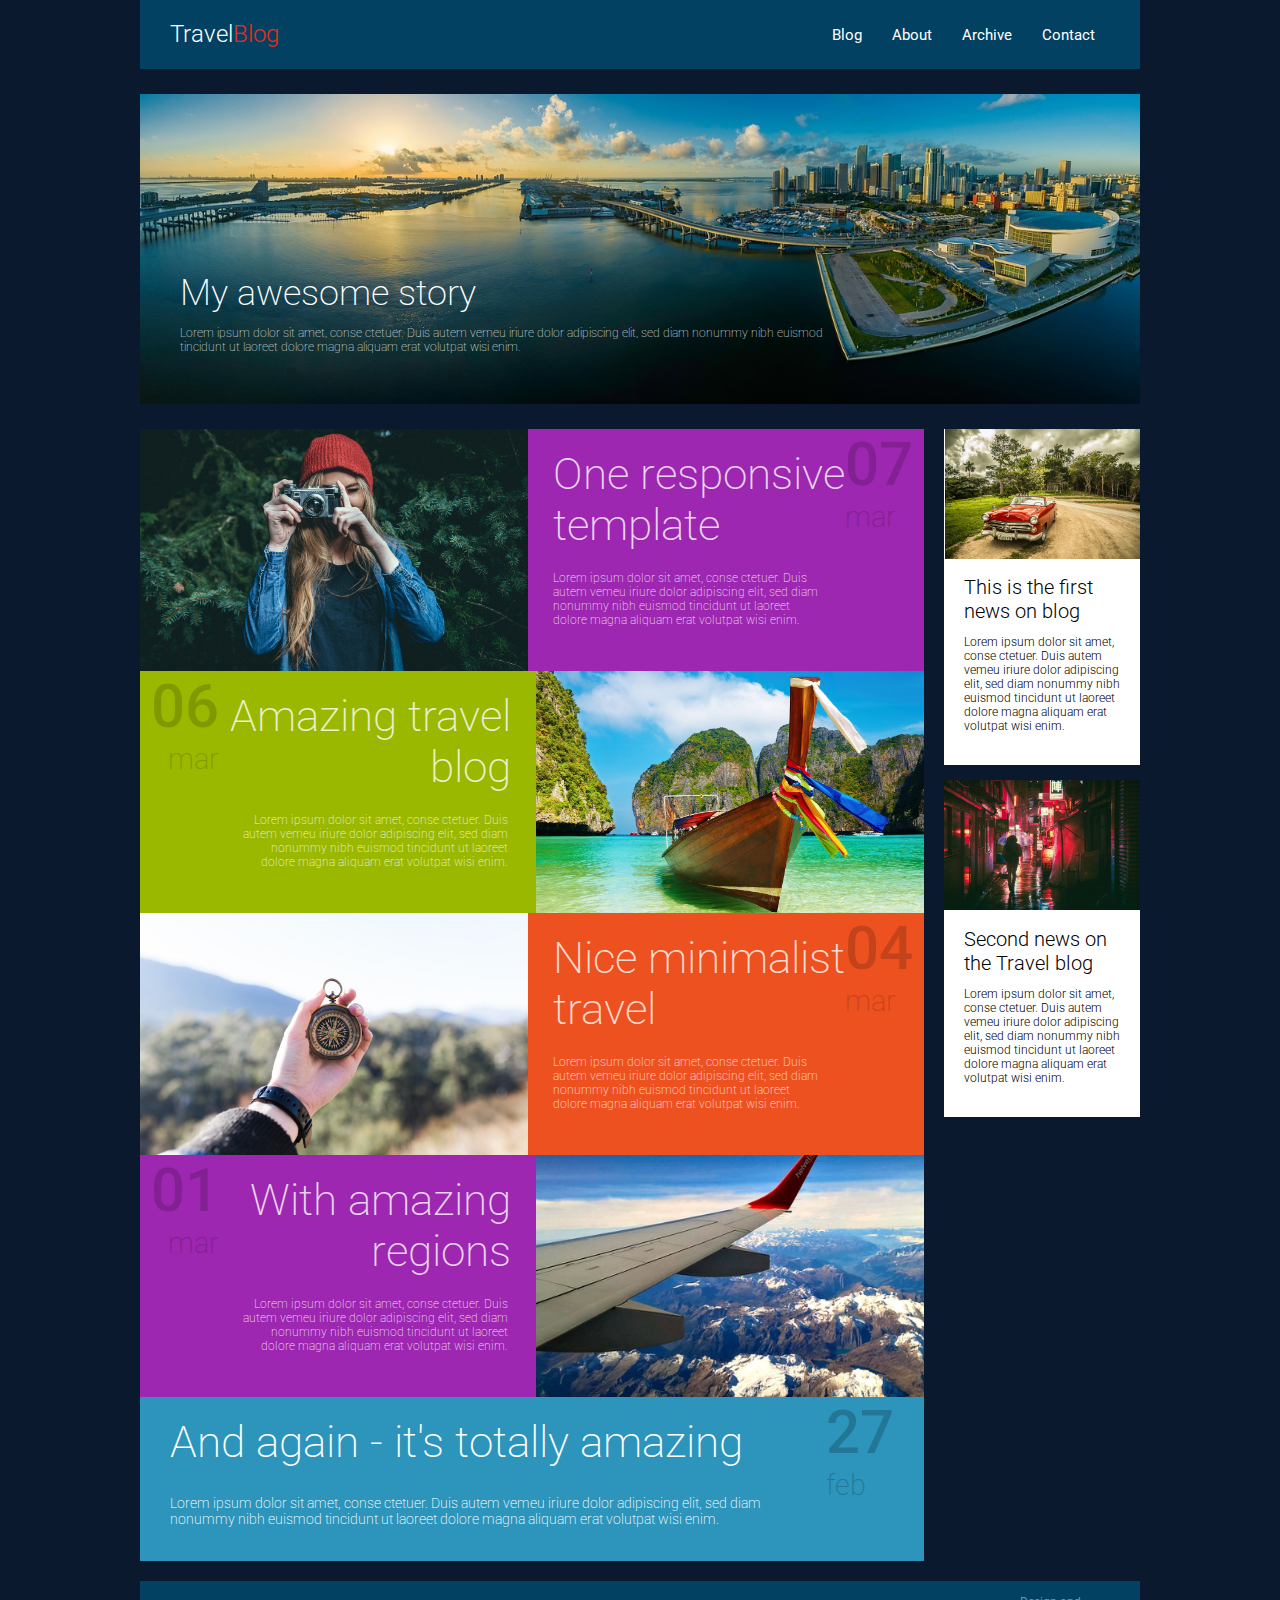
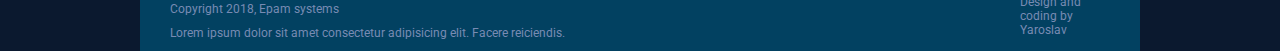
<file: FL12_HW5/homework/index.html>
<!DOCTYPE html>
<html lang="zxx">
<head>
  <meta charset="UTF-8">
  <meta name="viewport" content="width=device-width, initial-scale=1.0">
  <meta http-equiv="X-UA-Compatible" content="ie=edge">
  <link rel="stylesheet" href="css/styles.css">
  <link href='https://fonts.googleapis.com/css?family=Roboto:400,100,300,700&subset=latin,latin-ext' rel='stylesheet' type='text/css'>      
  <title>Responsive</title>
</head>
<body>
  <div class="navigation">
    <h2>Travel<span>Blog</span></h2>
    <nav>
        <ul>
            <li><a href="#blog">Blog</a></li>
            <li><a href="#about">About</a></li>
            <li><a href="#archive">Archive</a></li>
            <li><a href="#contact">Contact</a></li>
        </ul>
    </nav>
  </div>
  <header>
    <h1 class="header-heading">My awesome story</h1>
    <p>Lorem ipsum dolor sit amet, conse ctetuer. Duis autem vemeu iriure dolor adipiscing elit, sed diam nonummy nibh euismod tincidunt ut laoreet dolore magna aliquam erat volutpat wisi enim.</p>
  </header>
  <div class="main-content">
    <main>
      <div class="post-section violetBg">
        <img src="img/post1.jpg" alt="post1" class="post-image">
        <div class="post-content">
          <div class="heading-section">
            <h2 class="post-heading">One responsive template</h2>
            <div class="date-section">
              <p class="date-day">07</p>
              <p class="date-month">mar</p>
            </div>
          </div>
          <p class="post-description">
            Lorem ipsum dolor sit amet, conse ctetuer. Duis autem vemeu iriure dolor adipiscing elit, sed diam nonummy nibh euismod tincidunt ut laoreet dolore magna aliquam erat volutpat wisi enim.
          </p>
        </div>
      </div>
      <div class="post-section greenBg">
        <img src="img/post2.jpg" alt="post2" class="post-image">
        <div class="post-content">
          <div class="heading-section">
            <h2 class="post-heading">Amazing travel blog</h2>
            <div class="date-section">
              <p class="date-day">06</p>
              <p class="date-month">mar</p>
            </div>
          </div>
          <p class="post-description">
            Lorem ipsum dolor sit amet, conse ctetuer. Duis autem vemeu iriure dolor adipiscing elit, sed diam nonummy nibh euismod tincidunt ut laoreet dolore magna aliquam erat volutpat wisi enim.
          </p>
        </div>
      </div>
      <div class="post-section orangeBg">
        <img src="img/post3.jpg" alt="post3" class="post-image">
        <div class="post-content">
          <div class="heading-section">
            <h2 class="post-heading">Nice minimalist travel</h2>
            <div class="date-section">
              <p class="date-day">04</p>
              <p class="date-month">mar</p>
            </div>
          </div>
          <p class="post-description">
            Lorem ipsum dolor sit amet, conse ctetuer. Duis autem vemeu iriure dolor adipiscing elit, sed diam nonummy nibh euismod tincidunt ut laoreet dolore magna aliquam erat volutpat wisi enim.
          </p>
        </div>
      </div>
      <div class="post-section violetBg">
        <img src="img/post4.jpg" alt="post4" class="post-image">
        <div class="post-content">
          <div class="heading-section">
            <h2 class="post-heading">With amazing regions</h2>
            <div class="date-section">
              <p class="date-day">01</p>
              <p class="date-month">mar</p>
            </div>
          </div>
          <p class="post-description">
            Lorem ipsum dolor sit amet, conse ctetuer. Duis autem vemeu iriure dolor adipiscing elit, sed diam nonummy nibh euismod tincidunt ut laoreet dolore magna aliquam erat volutpat wisi enim.
          </p>
        </div>
      </div>
      <div class="last-post-section">
        <div class="heading-section last-post-heading">
          <h2 class="post-heading last-heading">And again - it's totally amazing</h2>
          <div class="date-section">
            <p class="date-day">27</p>
            <p class="date-month">feb</p>
          </div>
        </div>
        <p class="last-post-description">
          Lorem ipsum dolor sit amet, conse ctetuer. Duis autem vemeu iriure dolor adipiscing elit, sed diam nonummy nibh euismod tincidunt ut laoreet dolore magna aliquam erat volutpat wisi enim.
        </p>
      </div>
    </main>
    <aside>
      <div class="news">
        <img src="img/news1.jpg" alt="news1" class="news-img">
        <div class="news-text">
          <h2 class="news-heading">This is the first news on blog</h2>
          <p class="news-description">
            Lorem ipsum dolor sit amet, conse ctetuer. Duis autem vemeu iriure dolor adipiscing elit, sed diam nonummy nibh euismod tincidunt ut laoreet dolore magna aliquam erat volutpat wisi enim.
          </p>
        </div>
      </div>
      <div class="news">
        <img src="img/news2.jpg" alt="news2" class="news-img">
        <div class="news-text">
          <h2 class="news-heading">Second news on the Travel blog</h2>
          <p class="news-description">
            Lorem ipsum dolor sit amet, conse ctetuer. Duis autem vemeu iriure dolor adipiscing elit, sed diam nonummy nibh euismod tincidunt ut laoreet dolore magna aliquam erat volutpat wisi enim.
          </p>
        </div>
      </div>
    </aside>
  </div>
  <footer>
    <div class="copy-section">
      <p>Copyright 2018, Epam systems</p>
      <p>Lorem ipsum dolor sit amet consectetur adipisicing elit. Facere reiciendis.</p>
    </div>
    <div class="right-foot-section">
      <p>
        Design and coding <span>by Yaroslav</span>
      </p>
    </div>
  </footer>
</body>
</html>
</file>
<file: FL12_HW1/homework/style.css>
html,body,div,span,applet,object,iframe,h1,h2,h3,h4,h5,h6,p,blockquote,pre,a,abbr,acronym,address,big,cite,code,del,dfn,em,font,img,ins,kbd,q,s,samp,small,strike,strong,sub,sup,tt,var,b,u,i,center,dl,dt,dd,ol,ul,li,fieldset,form,label,legend,table,caption,tbody,tfoot,thead,tr,th,td{background:transparent;border:0;margin:0;padding:0;vertical-align:baseline}body{line-height:1}h1,h2,h3,h4,h5,h6{clear:both;font-weight:normal}ol,ul{list-style:none}blockquote{quotes:none}blockquote:before,blockquote:after{content:'';content:none}del{text-decoration:line-through}table{border-collapse:collapse;border-spacing:0}a img{border:0}#container{float:left;margin:0 -240px 0 0;width:100%}#primary,#secondary{float:right;overflow:hidden;width:220px}#secondary{clear:right}#footer{clear:both;width:100%}.one-column #content{margin:0 auto;width:640px}.single-attachment #content{margin:0 auto;width:900px}body,input,textarea,.page-title span,.pingback a.url{font-family:Georgia,"Bitstream Charter",serif}h3#comments-title,h3#reply-title,#access .menu,#access div.menu ul,#cancel-comment-reply-link,.form-allowed-tags,#site-info,#site-title,#wp-calendar,.comment-meta,.comment-body tr th,.comment-body thead th,.entry-content label,.entry-content tr th,.entry-content thead th,.entry-meta,.entry-title,.entry-utility,#respond label,.navigation,.page-title,.pingback p,.reply,.widget-title,.wp-caption-text{font-family:"Helvetica Neue",Arial,Helvetica,"Nimbus Sans L",sans-serif}input[type="submit"]{font-family:"Helvetica Neue",Arial,Helvetica,"Nimbus Sans L",sans-serif}pre{font-family:"Courier 10 Pitch",Courier,monospace}code{font-family:Monaco,Consolas,"Andale Mono","DejaVu Sans Mono",monospace}#access .menu-header,div.menu,#colophon,#branding,#main,#wrapper{margin:0 auto;width:940px}#wrapper{background:#fff;margin-top:20px;padding:0 20px}#footer-widget-area{overflow:hidden}#footer-widget-area .widget-area{float:left;margin-right:20px;width:220px}#footer-widget-area #fourth{margin-right:0}#site-info{float:left;font-size:14px;font-weight:bold;width:700px}#site-generator{float:right;width:220px}body{background:#f1f1f1}body,input,textarea{color:#666;font-size:12px;line-height:18px}hr{background-color:#e7e7e7;border:0;clear:both;height:1px;margin-bottom:18px}p{margin-bottom:18px}ul{list-style:square;margin:0 0 18px 1.5em}ol{list-style:decimal;margin:0 0 18px 1.5em}ol ol{list-style:upper-alpha}ol ol ol{list-style:lower-roman}ol ol ol ol{list-style:lower-alpha}ul ul,ol ol,ul ol,ol ul{margin-bottom:0}dl{margin:0 0 24px 0}dt{font-weight:bold}dd{margin-bottom:18px}strong{font-weight:bold}cite,em,i{font-style:italic}big{font-size:131.25%}ins{background:#ffc;text-decoration:none}blockquote{font-style:italic;padding:0 3em}blockquote cite,blockquote em,blockquote i{font-style:normal}pre{background:#f7f7f7;color:#222;line-height:18px;margin-bottom:18px;overflow:auto;padding:1.5em}abbr,acronym{cursor:help}sup,sub{height:0;line-height:1;position:relative;vertical-align:baseline}sup{bottom:1ex}sub{top:.5ex}small{font-size:smaller}input{margin-bottom:10px}input[type="text"],input[type="password"],input[type="email"],input[type="url"],input[type="number"],textarea{background:#f9f9f9;border:1px solid #ccc;box-shadow:inset 1px 1px 1px rgba(0,0,0,0.1);-moz-box-shadow:inset 1px 1px 1px rgba(0,0,0,0.1);-webkit-box-shadow:inset 1px 1px 1px rgba(0,0,0,0.1);padding:2px}a:link{color:#06c}a:visited{color:#743399}a:active,a:hover{color:#ff4b33}.screen-reader-text{clip:rect(1px,1px,1px,1px);overflow:hidden;position:absolute !important;height:1px;width:1px}#header{padding:30px 0 0 0}#site-title{float:left;font-size:30px;line-height:36px;margin:0 0 18px 0;width:700px}#site-title a{color:#000;font-weight:bold;text-decoration:none}#site-description{color:#000;clear:right;float:right;font-style:italic;margin:15px 0 18px 0;opacity:.65;width:220px}#branding img{border-top:4px solid #000;border-bottom:1px solid #000;display:block;float:left}#access{background:#000;display:block;float:left;margin:0 auto;width:940px}#access .menu-header,div.menu{font-size:13px;margin-left:12px;width:928px}#access .menu-header ul,div.menu ul{list-style:none;margin:0}#access .menu-header li,div.menu li{float:left;position:relative}#access a{color:#aaa;display:block;line-height:38px;padding:0 10px;text-decoration:none}#access ul ul{box-shadow:0 3px 3px rgba(0,0,0,0.2);-moz-box-shadow:0 3px 3px rgba(0,0,0,0.2);-webkit-box-shadow:0 3px 3px rgba(0,0,0,0.2);display:none;position:absolute;top:38px;left:0;float:left;width:180px;z-index:99999}#access ul ul li{min-width:180px}#access ul ul ul{left:100%;top:0}#access ul ul a{background:#333;line-height:1em;padding:10px;width:160px;height:auto}#access li:hover>a,#access ul ul:hover>a{background:#333;color:#fff}#access ul li:hover>ul{display:block}#access ul li.current_page_item>a,#access ul li.current_page_ancestor>a,#access ul li.current-menu-ancestor>a,#access ul li.current-menu-item>a,#access ul li.current-menu-parent>a{color:#fff}* html #access ul li.current_page_item a,* html #access ul li.current_page_ancestor a,* html #access ul li.current-menu-ancestor a,* html #access ul li.current-menu-item a,* html #access ul li.current-menu-parent a,* html #access ul li a:hover{color:#fff}#main{clear:both;overflow:hidden;padding:40px 0 0 0}#content{margin-bottom:36px}#content,#content input,#content textarea{color:#333;font-size:16px;line-height:24px}#content p,#content ul,#content ol,#content dd,#content pre,#content hr{margin-bottom:24px}#content ul ul,#content ol ol,#content ul ol,#content ol ul{margin-bottom:0}#content pre,#content kbd,#content tt,#content var{font-size:15px;line-height:21px}#content code{font-size:13px}#content dt,#content th{color:#000}#content h1,#content h2,#content h3,#content h4,#content h5,#content h6{color:#000;line-height:1.5em;margin:0 0 20px 0}#content table{border:1px solid #e7e7e7;margin:0 -1px 24px 0;text-align:left;width:100%}#content tr th,#content thead th{color:#777;font-size:12px;font-weight:bold;line-height:18px;padding:9px 24px;border-right:1px solid #e7e7e7}#content tr td{border-top:1px solid #e7e7e7;padding:6px 24px;border-right:1px solid #e7e7e7}#content tr.odd td{background:#f2f7fc}.hentry{margin:0 0 48px 0}.home .sticky{background:#f2f7fc;border-top:4px solid #000;margin-left:-20px;margin-right:-20px;padding:18px 20px}.single .hentry{margin:0 0 36px 0}.page-title{color:#000;font-size:14px;font-weight:bold;margin:0 0 36px 0}.page-title span{color:#333;font-size:16px;font-style:italic;font-weight:normal}.page-title a:link,.page-title a:visited{color:#777;text-decoration:none}.page-title a:active,.page-title a:hover{color:#ff4b33}#content .entry-title{color:#000;font-size:21px;font-weight:bold;line-height:1.3em;margin-bottom:0}.entry-title a:link,.entry-title a:visited{color:#000;text-decoration:none}.entry-title a:active,.entry-title a:hover{color:#ff4b33}.entry-meta{color:#777;font-size:12px}.entry-meta abbr,.entry-utility abbr{border:0}.entry-meta abbr:hover,.entry-utility abbr:hover{border-bottom:1px dotted #666}.single-author .by-author{position:absolute !important;clip:rect(1px 1px 1px 1px);clip:rect(1px,1px,1px,1px)}.entry-content,.entry-summary{clear:both;padding:12px 0 0 0}.entry-content .more-link{white-space:nowrap}#content .entry-summary p:last-child{margin-bottom:12px}.entry-content fieldset{border:1px solid #e7e7e7;margin:0 0 24px 0;padding:24px}.entry-content fieldset legend{background:#fff;color:#000;font-weight:bold;padding:0 24px}.entry-content input{margin:0 0 24px 0}.entry-content input.file,.entry-content input.button{margin-right:24px}.entry-content label{color:#777;font-size:12px}.entry-content select{margin:0 0 24px 0}.entry-content sup,.entry-content sub{font-size:10px}.entry-content blockquote.left{float:left;margin-left:0;margin-right:24px;text-align:right;width:33%}.entry-content blockquote.right{float:right;margin-left:24px;margin-right:0;text-align:left;width:33%}.page-link{clear:both;color:#000;font-weight:bold;line-height:48px;word-spacing:.5em}.page-link a:link,.page-link a:visited{background:#f1f1f1;color:#333;font-weight:normal;padding:.5em .75em;text-decoration:none}.home .sticky .page-link a{background:#d9e8f7}.page-link a:active,.page-link a:hover{color:#ff4b33}body.page .edit-link{clear:both;display:block}#entry-author-info{background:#f2f7fc;border-top:4px solid #000;clear:both;font-size:14px;line-height:20px;margin:24px 0;overflow:hidden;padding:18px 20px}#entry-author-info #author-avatar{background:#fff;border:1px solid #e7e7e7;float:left;height:60px;margin:0 -104px 0 0;padding:11px}#entry-author-info #author-description{float:left;margin:0 0 0 104px}#entry-author-info h2{color:#000;font-size:100%;font-weight:bold;margin-bottom:0}.entry-utility{clear:both;color:#777;font-size:12px;line-height:18px}.entry-meta a,.entry-utility a{color:#777}.entry-meta a:hover,.entry-utility a:hover{color:#ff4b33}#content .video-player{padding:0}.format-standard .wp-video,.format-standard .wp-audio-shortcode,.format-audio .wp-audio-shortcode,.format-standard .video-player{margin-bottom:24px}.home #content .format-aside p,.home #content .category-asides p{font-size:14px;line-height:20px;margin-bottom:10px;margin-top:0}.format-gallery .size-thumbnail img,.category-gallery .size-thumbnail img{border:10px solid #f1f1f1;margin-bottom:0}.format-gallery .gallery-thumb,.category-gallery .gallery-thumb{float:left;margin-right:20px;margin-top:-4px}.home #content .format-gallery .entry-utility,.home #content .category-gallery .entry-utility{padding-top:4px}.attachment .entry-content .entry-caption{font-size:140%;margin-top:24px}.attachment .entry-content .nav-previous a:before{content:'\2190\00a0'}.attachment .entry-content .nav-next a:after{content:'\00a0\2192'}#content img.size-auto,#content img.size-full,#content img.size-large,#content img.size-medium,#content .entry-attachment img,#content .widget-container img{max-width:100%;height:auto}#ie8 #content img.size-auto,#ie8 #content img.size-full,#ie8 #content img.size-large,#ie8 #content img.size-medium,#ie8 #content .entry-attachment img{width:auto}.alignleft,img.alignleft{display:inline;float:left;margin-right:24px;margin-top:4px}.alignright,img.alignright{display:inline;float:right;margin-left:24px;margin-top:4px}.aligncenter,img.aligncenter{clear:both;display:block;margin-left:auto;margin-right:auto}img.alignleft,img.alignright,img.aligncenter{margin-bottom:12px}.wp-caption{background:#f1f1f1;line-height:18px;margin-bottom:20px;max-width:100%;padding:4px;text-align:center}.wp-caption img{margin:5px 5px 0;max-width:622px}.wp-caption p.wp-caption-text{color:#777;font-size:12px;margin:5px}.wp-smiley{margin:0}.gallery{margin:0 auto 18px}.gallery .gallery-item{float:left;margin-top:0;text-align:center}.gallery-columns-1 .gallery-item{width:100%}.gallery-columns-2 .gallery-item{width:50%}.gallery-columns-3 .gallery-item{width:33%}.gallery-columns-4 .gallery-item{width:25%}.gallery-columns-5 .gallery-item{width:20%}.gallery-columns-6 .gallery-item{width:16%}.gallery-columns-7 .gallery-item{width:14%}.gallery-columns-8 .gallery-item{width:12%}.gallery-columns-9 .gallery-item{width:11%}.gallery-columns-1 img{max-width:620px}.gallery-columns-2 img{max-width:288px}.gallery-columns-3 img{max-width:177px}.gallery-columns-4 img{max-width:122px}.gallery-columns-5 img{max-width:88px}.gallery-columns-6 img{max-width:66px}.gallery-columns-7 img{max-width:50px}.gallery-columns-8 img{max-width:39px}.gallery-columns-9 img{max-width:29px}.gallery-item img{height:auto}.gallery-columns-2 .attachment-medium{max-width:92%;height:auto}.gallery-columns-4 .attachment-thumbnail{max-width:84%;height:auto}.gallery .gallery-caption{color:#777;font-size:12px;margin:0 0 12px}.gallery dl{margin:0}.gallery img{border:10px solid #f1f1f1}.gallery br+br{display:none}#content .entry-attachment img{display:block;margin:0 auto}.navigation{color:#777;font-size:12px;line-height:18px;overflow:hidden}.navigation a:link,.navigation a:visited{color:#777;text-decoration:none}.navigation a:active,.navigation a:hover{color:#ff4b33}.nav-previous{float:left;width:50%}.nav-next{float:right;text-align:right;width:50%}#nav-above{margin:0 0 18px 0}#nav-above{display:none}.paged #nav-above,.single #nav-above{display:block}#nav-below{margin:-18px 0 0 0}#comments{clear:both}#comments .navigation{padding:0 0 18px 0}h3#comments-title,h3#reply-title{color:#000;font-size:20px;font-weight:bold;margin-bottom:0}h3#comments-title{padding:24px 0}.commentlist{list-style:none;margin:0}.commentlist li.comment{border-bottom:1px solid #e7e7e7;line-height:24px;margin:0 0 24px 0;padding:0 0 0 56px;position:relative}.commentlist li:last-child{border-bottom:0;margin-bottom:0}#comments .comment-body ul,#comments .comment-body ol{margin-bottom:18px}#comments .comment-body p:last-child{margin-bottom:6px}#comments .comment-body blockquote p:last-child{margin-bottom:24px}.commentlist ol{list-style:decimal}.commentlist .avatar{position:absolute;top:4px;left:0}.comment-author cite{color:#000;font-style:normal;font-weight:bold}.comment-author .says{font-style:italic}.comment-meta{font-size:12px;margin:0 0 18px 0}.comment-meta a:link,.comment-meta a:visited{color:#777;text-decoration:none}.comment-meta a:active,.comment-meta a:hover{color:#ff4b33}.commentlist .bypostauthor>div{background:#f2f7fc;border-top:4px solid #000;margin-bottom:10px;padding:10px 0 0 20px}.reply{font-size:12px;padding:0 0 24px 0}.reply a,a.comment-edit-link{color:#777}.reply a:hover,a.comment-edit-link:hover{color:#ff4b33}.commentlist .children{list-style:none;margin:0}.commentlist .children li{border:0;margin:0}.nopassword,.nocomments{display:none}#comments .pingback{border-bottom:1px solid #e7e7e7;margin-bottom:18px;padding-bottom:18px}.commentlist li.comment+li.pingback{margin-top:-6px}#comments .pingback p{color:#777;display:block;font-size:12px;line-height:18px;margin:0}#comments .pingback .url{font-size:13px;font-style:italic}input[type="submit"]{color:#333}form{text-align:right}input{width:200px}#respond{border-top:1px solid #e7e7e7;margin:24px 0;overflow:hidden;position:relative}#respond p{margin:0}#respond .comment-notes{margin-bottom:1em}.form-allowed-tags{line-height:1em}.children #respond{margin:0 48px 0 0}h3#reply-title{margin:18px 0}#comments-list #respond{margin:0 0 18px 0}#comments-list ul #respond{margin:0}#cancel-comment-reply-link{font-size:12px;font-weight:normal;line-height:18px}#respond .required{color:#ff4b33;font-weight:bold}#respond label{color:#777;font-size:12px}#respond input{margin:0 0 9px;width:98%}#respond textarea{width:98%}#respond .form-allowed-tags{color:#777;font-size:12px;line-height:18px}#respond .form-allowed-tags code{font-size:11px}#respond .form-submit{margin:12px 0}#respond .form-submit input{font-size:14px;width:auto}.widget-area ul{list-style:none;margin-left:0}.widget-area ul ul{list-style:square;margin-left:1.3em}.widget-area select{max-width:100%}.widget_search #s{width:60%}.widget_search label{display:none}.widget-container{word-wrap:break-word;-webkit-hyphens:auto;-moz-hyphens:auto;hyphens:auto;margin:0 0 18px 0}.widget-container .wp-caption img{margin:auto}.widget-container.widget_image .wp-caption{width:auto}.widget-container.widget_image .wp-caption img{margin-left:-8px}.widget-title{color:#222;font-size:14px;font-weight:bold}.widget-area a:link,.widget-area a:visited{text-decoration:none}.widget-area a:active,.widget-area a:hover{text-decoration:underline}.widget-area .entry-meta{font-size:11px}#wp_tag_cloud div{line-height:1.6em}#wp-calendar{width:100%}#wp-calendar caption{color:#222;font-size:14px;font-weight:bold;padding-bottom:4px;text-align:left}#wp-calendar thead{font-size:11px}#wp-calendar tbody{color:#aaa}#wp-calendar tbody td{background:#f5f5f5;border:1px solid #fff;padding:3px 0 2px;text-align:center}#wp-calendar tbody .pad{background:0}#wp-calendar tfoot #next{text-align:right}.widget_rss a.rsswidget{color:#000}.widget_rss a.rsswidget:hover{color:#ff4b33}.widget_rss .widget-title img{width:11px;height:11px}#main .widget-area ul{margin-left:0;padding:0 20px 0 0}#main .widget-area ul ul{border:0;margin-left:1.3em;padding:0}#main .widget-container.music-player ul{margin:0}#footer{margin-bottom:20px}#colophon{border-top:4px solid #000;margin-top:-4px;overflow:hidden;padding:18px 0}#site-info{font-weight:bold}#site-info a{color:#000;text-decoration:none}#site-generator{font-style:italic;position:relative}#site-generator a{background:url(images/wordpress.png) center left no-repeat;color:#666;display:inline-block;line-height:16px;padding-left:20px;text-decoration:none}#site-generator a:hover{text-decoration:underline}img#wpstats{display:block;margin:0 auto 10px}pre{-webkit-text-size-adjust:140%}code{-webkit-text-size-adjust:160%}#access,.entry-meta,.entry-utility,.navigation,.widget-area{-webkit-text-size-adjust:120%}#site-description{-webkit-text-size-adjust:none}@media print{body{background:none !important}#wrapper{clear:both !important;display:block !important;float:none !important;position:relative !important}#header{border-bottom:2pt solid #000;padding-bottom:18pt}#colophon{border-top:2pt solid #000}#site-title,#site-description{float:none;line-height:1.4em;margin:0;padding:0}#site-title{font-size:13pt}.entry-content{font-size:14pt;line-height:1.6em}.entry-title{font-size:21pt}#access,#branding img,#respond,.comment-edit-link,.edit-link,.navigation,.page-link,.widget-area{display:none !important}#container,#header,#footer{margin:0;width:100%}#content,.one-column #content{margin:24pt 0 0;width:100%}.wp-caption p{font-size:11pt}#site-info,#site-generator{float:none;width:auto}#colophon{width:auto}img#wpstats{display:none}#site-generator a{margin:0;padding:0}#entry-author-info{border:1px solid #e7e7e7}#main{display:inline}.home .sticky{border:0}}img{width:140px;vertical-align:middle;display:block;margin:0 auto;margin-left:calc(50% - 50px);margin-bottom:20px}nav>a{padding:10px;color:#0279c1}nav>a b:hover{color:#00527a}nav>a:visited{color:#0279c1}article{padding-left:10px}footer{margin-top:20px;padding:40px 20px;text-align:center;background:#3333}
</file>
<file: FL12_HW11/homework/material-icons/material-icons.css>
@font-face {
  font-family: 'Material Icons';
  font-style: normal;
  font-weight: 400;
  src: url(MaterialIcons-Regular.eot); /* For IE6-8 */
  src: local('Material Icons'),
       local('MaterialIcons-Regular'),
       url(MaterialIcons-Regular.woff2) format('woff2'),
       url(MaterialIcons-Regular.woff) format('woff'),
       url(MaterialIcons-Regular.ttf) format('truetype');
}

.material-icons {
  font-family: 'Material Icons';
  font-weight: normal;
  font-style: normal;
  font-size: 24px;  /* Preferred icon size */
  display: inline-block;
  line-height: 1;
  text-transform: none;
  letter-spacing: normal;
  word-wrap: normal;
  white-space: nowrap;
  direction: ltr;

  /* Support for all WebKit browsers. */
  -webkit-font-smoothing: antialiased;
  /* Support for Safari and Chrome. */
  text-rendering: optimizeLegibility;

  /* Support for Firefox. */
  -moz-osx-font-smoothing: grayscale;

  /* Support for IE. */
  font-feature-settings: 'liga';
}
</file>
<file: FL12_HW11/homework/styles.css>
ul {
    list-style-type: none;
    padding-left: 10px;
}
i {
    color: #d1d4d1d5;
}
.folder i{
    color: #eac700;
}
p {
    margin: 0;
    height: 29px;
    line-height: 28px;
    font-weight: normal;
    display: flex;
}
p:hover {
    background-color: #f2f2f2e7;
    cursor: pointer;
}
</file>
<file: FL12_HW12/homework/assets/styles.css>
.add-page,
.modify-page {
    display: none;
}
.sets {
    display: flex;
    justify-content: center;
}
.main-page {
    display: flex;
    flex-direction: column;
    align-items: center;
}
.add-page, .modify-page {
    flex-direction: column;
    align-items: center;
}
.add-new-term {
    margin-left: 90%;
}
li {
    list-style: none;
}
.editSpan, .deleteSpan {
    border: 1px solid black;
    margin-right: 5px;
    cursor: pointer;
}
.defSpan {
    margin-left: 10px;
}
.term-list {
    padding: 0px;
}
.add-inputs, .modify-inputs{
    padding-bottom: 10px;
}
</file>
<file: FL12_HW2/homework/css/general.css>
/* 

please don't edit this styles

*/

h2.tm-section-title {
    color: lightskyblue;
}

a:focus {
    color: #666;
    outline: 0
}

ul {
    padding: 0;
    margin: 0
}

body {
    background-color: #f5f5f5;
    color: #000;
    font-family: 'Open Sans', Helvetica, Arial, sans-serif;
    font-size: 16px;
    font-weight: 300;
    padding-top: 30px;
    overflow-x: hidden
}

section:before {
    position: absolute;
    z-index: 1
}

.box,
.tm-content-box,
.tm-main-nav {
    background-color: #fff
}

.tm-sidebar {
    z-index: 10;
    position: fixed;
    left: 0;
    right: 0;
    top: 0;
    width: 100%;
}

.tm-sidebar ul{
    margin: 0px;
    display: flex;
}

.tm-main-nav {
    font-size: 1.5em;
    text-align: center
}

.tm-nav-item {
    list-style: none;
    width: 100%;
}

.tm-nav-item-link {
    border: 1px solid transparent;
    color: #666;
    display: block;
    padding: 10px;
    width: 100%;
    -webkit-transition: all .3s ease;
    transition: all .3s ease
}

.carousel-indicators li,
.tm-banner-inner {
    border: 1px solid lightgrey
}


.tm-nav-item-link.active,
.tm-nav-item-link:hover {
    color: #666;
    text-decoration: none;
}

.tm-nav-item-link:focus {
    text-decoration: none
}

.tm-banner-text,
.tm-banner-title,
.tm-section-title {
    color: #666;
    font-weight: 300;
    margin: 0
}

.tm-section-title {
    margin-bottom: 20px
}

.tm-section-title-box {
    margin-bottom: 0
}

.tm-banner-title {
    font-size: 3.3em;
    letter-spacing: 2px;
    text-transform: uppercase
}

.tm-main-content {
    padding-top: 70px;
}

.tm-content-box {
    overflow: hidden;
    margin-bottom: 30px
}

.padding-medium {
    padding: 40px
}

.tm-banner {
    padding: 30px
}

.tm-banner-inner {
    padding: 30px 0;
    height: 100%;
    text-align: center;
    display: flex;
    -webkit-box-orient: vertical;
    -webkit-box-direction: normal;
    -webkit-flex-direction: column;
    -ms-flex-direction: column;
    flex-direction: column;
    -webkit-box-align: center;
    -webkit-align-items: center;
    -ms-flex-align: center;
    align-items: center;
    -webkit-box-pack: center;
    -webkit-justify-content: center;
    -ms-flex-pack: center;
    justify-content: center
}

.tm-banner-inner img{
    width: 120px;
}

.tm-banner-text {
    font-size: 1.4em
}

.boxes,
.tm-box-bg-title {
    display: -webkit-box;
    display: -webkit-flex;
    display: -ms-flexbox
}

/*.flex-item {*/
    /*-webkit-box-flex: 0 1 auto;*/
    /*-webkit-flex: 0 1 auto;*/
    /*-ms-flex: 0 1 auto;*/
    /*flex: 0 1 auto*/
/*}*/

.section-description {
    line-height: 1.8;
    margin-bottom: 25px
}

.section-description:last-child {
    margin-bottom: 0
}

.tm-team-description-container {
    max-width: 500px
}

.tm-team-info {
    display: flex
}

.box {
    list-style: none;
    width: 33.3333%;
    height: auto;
}

.box-bg {
    position: relative
}

.box-img {
    width: 100%;
}

.tm-box-bg-title {
    position: absolute;
    top: 0;
    right: 0;
    bottom: 0;
    left: 0;
    display: flex;
    -webkit-box-align: center;
    -webkit-align-items: center;
    -ms-flex-align: center;
    align-items: center;
    -webkit-box-pack: center;
    -webkit-justify-content: center;
    -ms-flex-pack: center;
    justify-content: center
}

.boxes {
    display: flex;
    -webkit-flex-wrap: wrap;
    -ms-flex-wrap: wrap;
    flex-wrap: wrap
}

.gallery-container a {
    cursor: -webkit-zoom-in;
    cursor: zoom-in
}

.carousel {
    position: relative;
    height: auto;
    padding: 50px 50px 80px;
    text-align: center
}

.carousel-indicators {
    bottom: 30px
}

.carousel-content {
    color: #000;
    display: -webkit-box;
    display: -webkit-flex;
    display: -ms-flexbox;
    display: flex;
    -webkit-box-align: center;
    -webkit-align-items: center;
    -ms-flex-align: center;
    align-items: center
}

.carousel-indicators .active {
    background-color: lightgrey
}

.contact-form {
    overflow: hidden
}

.form-control {
    border-radius: 0;
    font-size: 1em
}

.form-control:focus {
    border-color: lightgrey;
    box-shadow: inset 0 1px 1px rgba(0, 0, 0, .075), 0 0 8px rgba(153, 153, 153, .45)
}

.form-group {
    margin-bottom: 20px
}

.form-group-2-col-left {
    padding-left: 0;
    padding-right: 5px
}

.form-group-2-col-right {
    padding-right: 0;
    padding-left: 5px
}

.mandatory-field:after {
    position: absolute;
    top: 0;
    right: 7px
}

.carousel-inner>.carousel-item>a>img, .carousel-inner>.carousel-item>img, .img-contact-us {
    width: 100%;
}

.tm-footer {
    color: #666;
    padding-bottom: 15px
}
</file>
<file: FL12_HW2/homework/css/style.css>
@media print{
    .tm-sidebar, .tm-team-img, #about, .gallery-container, .img-contact-us , #contact, ol.carousel-indicators{
        display: none;
    }
    body{
        padding-top: 0px;
    }
    .tm-main-content, div.tm-banner, .tm-team-description-container, .tm-content-box .padding-medium{
        padding: 0px;
    }
    .tm-content-box {
        margin-bottom: 0;
    }
    .tm-team-description-container{
        max-width: none;
        text-align: center;
    }
    .padding-medium h2{
        text-align: center;
        color: lightskyblue;
        font-weight: 300;
    }
    .padding-medium ol{
        list-style: none;
    }
    li:nth-child(odd) {
        text-align: right;
      }
    li:nth-child(even) {
        text-align: left;
    }
    ol{
        padding-left: 125px;
    }
    ol li{
        max-width: 400px;
    }
    .blocks p+p{
        font-style: italic;
        letter-spacing: 5px;
        word-spacing: 10px;
    }
    #tmCarousel {
        padding: 0 40px;
    }
    h2 {
        padding-top: 14px;
    }
}

@media screen{
    a.tm-nav-item-link:hover{
        background-color: lightskyblue;
        color: #fff;
    }
    .tm-banner{
        background-image: linear-gradient(to right,lightskyblue ,burlywood);
    }
    .tm-banner-inner{
        background-color: white;
    }
    .tm-banner-text{
        text-shadow: 2px 3px 2px #333;
        animation-duration: 4s;
        animation-name: bannertextslide;
    }
    @keyframes bannertextslide {
        from {
            margin-left: 60%;
            width: 300%;
        }
      
        to {
            margin-left: 0%;
            width: 100%;
        }
    }
    .flex-2-col{
        display: flex;
        justify-content: center;
        align-items: center;
    }
    .tm-section-title{
        text-align: center;
    }
    .tm-section-description{
        text-indent: 20px;
    }
    .box-bg:hover{
        background-color: lightgrey;
        color: lightskyblue;
    }
    .tm-content-box .padding-medium h2{
        font-family: inherit;
        font-weight: 300;
        color: lightskyblue;
        text-align: center;
    }
    h2+ol{
        list-style-type: lower-alpha;
    }
    ol li .text:after{
        content: "New";
        vertical-align: super;
        font-size: 11px;
        color: red;
        display: inline-block;
    }
    .padding-medium ol li:hover:before{
        content: "\003E";
    }
    .blocks h2{
        text-align: left;
    }
    .blocks p+p{
        letter-spacing: 5px;
        word-spacing: 10px;
    }
    .blocks li:nth-child(2n+1){
        padding: 10px;
        background: lightskyblue;
        color: white;
    }
    .blocks li:nth-child(2n){
        padding: 10px;
    }
    .blocks li:nth-child(2n+1) p::first-letter{
        color: white;
        font-weight: 700;
    }
    .blocks li:nth-child(2n) p::first-letter{
        color: black;
        font-weight: 700;
    }
    .blocks .gallery-container p{
        font-style: italic;
    }
    .tm-section-description{
        text-indent: 25px;
        line-height: 30px;
    }
    .form-control{
        border: none;
    }
    .contact-form input {
        border-bottom: 1px solid lightskyblue;
    }
    .form-control:focus{
        background-color: lightskyblue;
    }
    .contact-form textarea{
        border: 1px solid lightskyblue;
        background: url(../img/email-icon.png) no-repeat bottom 5px right 5px;
        background-size: 30px;
    }
    .tm-sidebar, #home, section {
        box-shadow: 0px 0px 10px 0px rgba(61, 55, 61, 0.7);
    }
    section::before {
        content: "";
        border-top: solid 40px lightskyblue;
        border-right: solid 40px transparent;
        border-bottom: solid 0px transparent;
        border-left: solid 0px transparent;
    }
    .contact-form button{
        background-color: white;
        color: lightskyblue;
        border: 1px solid lightskyblue;
        height: 50px;
        float: right;
    }
}
</file>
<file: FL12_HW3/homework/css/style1.css>
body {
  margin: 0px;
  background-color: white;
}

header {
  background-image: url(../img/m-h-day.jpg);
  background-position: center;
  background-size: cover;
  border: none;
  border-bottom-right-radius: 400px 150px;
}
header .header-wrap {
  padding-left: 70px;
  position: relative;
  z-index: 1;
}
header .landing-logo {
  display: flex;
  padding-top: 10px;
  padding-left: 35px;
}
header .landing-logo img {
  max-height: 45px;
  max-width: 45px;
}
header .landing-logo p, header .landing-logo footer .footer-wrap .footer_logo span, footer .footer-wrap .footer_logo header .landing-logo span {
  margin-block-end: 0px;
  margin-block-start: 0px;
  text-align: center;
  font-family: 'Source Sans Pro', sans-serif;
  font-weight: bold;
  font-size: 20px;
  color: #21232e;
  padding-left: 10px;
}
header .landing-logo span {
  padding-right: 2px;
  display: block;
  font-family: 'Hind', sans-serif;
  font-size: 10px;
  letter-spacing: 0px;
  color: #21232e;
}
header .header_heading {
  padding-left: 35px;
  margin-bottom: 5px;
  max-width: 310px;
  font-family: 'Source Sans Pro', sans-serif;
  color: #21232e;
  font-size: 46px;
  font-weight: bold;
}
header .header_heading::before {
  position: absolute;
  z-index: -1;
  content: '';
  background-color: #14a0c7;
  width: 195px;
  height: 35px;
  left: 105px;
  top: 180px;
}
header .header_text {
  max-width: 500px;
  font-family: 'Hind', sans-serif, sans-serif;
  color: #30302d;
  font-size: 12px;
  white-space: pre;
}
header .header_text + div {
  padding-left: 35px;
  padding-bottom: 150px;
}
header .header_text + div .header_button {
  background-color: #699900;
  border: none;
  color: white;
  padding-top: 10px;
  padding-bottom: 10px;
  padding-left: 30px;
  padding-right: 30px;
  text-align: center;
  text-decoration: none;
  border-radius: 7px;
  cursor: pointer;
  height: 35px;
  width: 102.25px;
}
header .header_text + div .header_button:hover {
  background: #4d7000;
  transition: all 0.3s ease;
}
header .header_text + div a {
  padding-left: 150px;
  color: white;
  font-family: 'Hind', sans-serif;
}

main {
  position: relative;
  z-index: 1;
  display: flex;
  flex-direction: column;
  align-items: center;
}
main .section_text {
  font-family: 'Hind', sans-serif;
  font-weight: bold;
  font-size: 32px;
  color: #21232e;
  margin-bottom: 27px;
}
main .section_text::before {
  position: absolute;
  z-index: -1;
  content: '';
  background-color: #14a0c7;
  width: 145px;
  height: 35px;
  left: 688px;
  top: 33px;
}
main .section_text {
  text-align: center;
}
main .section_card_wrap {
  display: flex;
  align-items: center;
  flex-direction: column;
}
main .section_card_wrap .section_card {
  background-color: #21232e;
  padding: 10px;
  margin: 5px;
  max-width: 800px;
  border: none;
  border-radius: 7px;
  display: flex;
  flex-direction: row;
}
main .section_card_wrap .section_card .section_card_img {
  height: 220px;
  width: initial;
}
main .section_card_wrap .section_card .section_card_right_container {
  display: flex;
  align-items: center;
  flex-direction: column;
  justify-content: center;
  max-width: 350px;
  padding-left: 60px;
  padding-right: 50px;
}
main .section_card_wrap .section_card .section_card_right_container .section_card_heading {
  color: white;
  font-family: 'Hind', sans-serif, sans-serif;
  font-size: 22px;
}
main .section_card_wrap .section_card .section_card_right_container .section_card_text,
main .section_card_wrap .section_card .section_card_right_container a {
  color: #d3e0e3;
  font-family: 'Hind', sans-serif;
  font-size: 12px;
  text-align: justify;
}
main .section_banner {
  display: flex;
  flex-direction: row;
  justify-content: space-around;
  align-items: center;
  background-image: linear-gradient(to right, #699900, #2e5cd5);
  max-width: 900px;
  width: 900px;
  border: none;
  border-radius: 7px;
  position: absolute;
  z-index: 100;
  bottom: -230px;
}
main .section_banner .section_banner_heading {
  color: #21232e;
  font-family: 'Hind', sans-serif;
  font-size: 25px;
  font-weight: bold;
  margin-bottom: 5px;
}
main .section_banner .section_banner_heading::before {
  position: absolute;
  z-index: -1;
  content: '';
  background-color: #14a0c7;
  width: 50px;
  height: 32px;
  left: 218px;
  top: 20px;
}
main .section_banner .section_banner_text {
  color: #d3e0e3;
  font-family: 'Hind', sans-serif;
  font-size: 12px;
  margin-top: 0px;
  margin-bottom: 35px;
}
main .section_banner .section_banner_button {
  background-color: #699900;
  border: none;
  color: white;
  padding-top: 10px;
  padding-bottom: 10px;
  padding-left: 30px;
  padding-right: 30px;
  text-align: center;
  text-decoration: none;
  border-radius: 7px;
  cursor: pointer;
  height: 35px;
  width: 102.25px;
}
main .section_banner .section_banner_button:hover {
  background: #4d7000;
  transition: all 0.3s ease;
}

footer .footer-wrap {
  display: flex;
  flex-direction: row;
  justify-content: space-around;
  align-items: center;
  background-color: #21232e;
  padding-top: 100px;
  padding-bottom: 30px;
  margin-top: 170px;
}
footer .footer-wrap .footer_logo {
  display: flex;
  padding-top: 10px;
  padding-left: 35px;
}
footer .footer-wrap .footer_logo img {
  max-height: 45px;
  max-width: 45px;
}
footer .footer-wrap .footer_logo p, footer .footer-wrap .footer_logo span {
  margin-block-end: 0px;
  margin-block-start: 0px;
  text-align: center;
  font-family: 'Source Sans Pro', sans-serif;
  font-weight: bold;
  font-size: 20px;
  color: #21232e;
  padding-left: 10px;
}
footer .footer-wrap .footer_logo span {
  padding-right: 2px;
  display: block;
  font-family: 'Hind', sans-serif;
  font-size: 10px;
  letter-spacing: 0px;
  color: #21232e;
}
footer .footer-wrap .footer_logo p, footer .footer-wrap .footer_logo span {
  color: #d3e0e3;
}
footer .footer-wrap .footer_logo span {
  padding-right: 10px;
}
footer .footer-wrap .footer_text {
  width: 210px;
  color: #d3e0e3;
  font-family: 'Hind', sans-serif;
  font-size: 10px;
}
footer .footer-wrap .footer-cr {
  color: #d3e0e3;
  font-family: 'Hind', sans-serif;
  font-size: 12px;
}
</file>
<file: FL12_HW3/homework/css/style2.css>
body {
  margin: 0px;
  background-color: #21232e;
}

header {
  background-image: url(../img/m-h-night.jpg);
  background-position: center;
  background-size: cover;
  border: none;
  border-bottom-right-radius: 400px 150px;
}
header .header-wrap {
  padding-left: 70px;
  position: relative;
  z-index: 1;
}
header .landing-logo {
  display: flex;
  padding-top: 10px;
  padding-left: 35px;
}
header .landing-logo img {
  max-height: 45px;
  max-width: 45px;
}
header .landing-logo p, header .landing-logo footer .footer-wrap .footer_logo span, footer .footer-wrap .footer_logo header .landing-logo span {
  margin-block-end: 0px;
  margin-block-start: 0px;
  text-align: center;
  font-family: 'Source Sans Pro', sans-serif;
  font-weight: bold;
  font-size: 20px;
  color: white;
  padding-left: 10px;
}
header .landing-logo span {
  padding-right: 2px;
  display: block;
  font-family: 'Hind', sans-serif;
  font-size: 10px;
  letter-spacing: 0px;
  color: white;
}
header .header_heading {
  padding-left: 35px;
  margin-bottom: 5px;
  max-width: 310px;
  font-family: 'Source Sans Pro', sans-serif;
  color: white;
  font-size: 46px;
  font-weight: bold;
}
header .header_heading::before {
  position: absolute;
  z-index: -1;
  content: '';
  background-color: #ff4e33;
  width: 195px;
  height: 35px;
  left: 105px;
  top: 180px;
}
header .header_text {
  max-width: 500px;
  font-family: 'Hind', sans-serif, sans-serif;
  color: white;
  font-size: 12px;
  white-space: pre;
}
header .header_text + div {
  padding-left: 35px;
  padding-bottom: 150px;
}
header .header_text + div .header_button {
  background-color: #e3ac00;
  border: none;
  color: white;
  padding-top: 10px;
  padding-bottom: 10px;
  padding-left: 30px;
  padding-right: 30px;
  text-align: center;
  text-decoration: none;
  border-radius: 7px;
  cursor: pointer;
  height: 35px;
  width: 102.25px;
}
header .header_text + div .header_button:hover {
  background: #ba8d00;
  transition: all 0.3s ease;
}
header .header_text + div a {
  padding-left: 150px;
  color: white;
  font-family: 'Hind', sans-serif;
}

main {
  position: relative;
  z-index: 1;
  display: flex;
  flex-direction: column;
  align-items: center;
}
main .section_text {
  font-family: 'Hind', sans-serif;
  font-weight: bold;
  font-size: 32px;
  color: white;
  margin-bottom: 27px;
}
main .section_text::before {
  position: absolute;
  z-index: -1;
  content: '';
  background-color: #ff4e33;
  width: 145px;
  height: 35px;
  left: 688px;
  top: 33px;
}
main .section_text {
  text-align: center;
}
main .section_card_wrap {
  display: flex;
  align-items: center;
  flex-direction: column;
}
main .section_card_wrap .section_card {
  background-color: #3b3f50;
  padding: 10px;
  margin: 5px;
  max-width: 800px;
  border: none;
  border-radius: 7px;
  display: flex;
  flex-direction: row;
}
main .section_card_wrap .section_card .section_card_img {
  height: 220px;
  width: initial;
}
main .section_card_wrap .section_card .section_card_right_container {
  display: flex;
  align-items: center;
  flex-direction: column;
  justify-content: center;
  max-width: 350px;
  padding-left: 60px;
  padding-right: 50px;
}
main .section_card_wrap .section_card .section_card_right_container .section_card_heading {
  color: white;
  font-family: 'Hind', sans-serif, sans-serif;
  font-size: 22px;
}
main .section_card_wrap .section_card .section_card_right_container .section_card_text,
main .section_card_wrap .section_card .section_card_right_container a {
  color: #d3e0e3;
  font-family: 'Hind', sans-serif;
  font-size: 12px;
  text-align: justify;
}
main .section_banner {
  display: flex;
  flex-direction: row;
  justify-content: space-around;
  align-items: center;
  background-image: linear-gradient(to right, #e3ac00, #922b53);
  max-width: 900px;
  width: 900px;
  border: none;
  border-radius: 7px;
  position: absolute;
  z-index: 100;
  bottom: -230px;
}
main .section_banner .section_banner_heading {
  color: white;
  font-family: 'Hind', sans-serif;
  font-size: 25px;
  font-weight: bold;
  margin-bottom: 5px;
}
main .section_banner .section_banner_heading::before {
  position: absolute;
  z-index: -1;
  content: '';
  background-color: #ff4e33;
  width: 50px;
  height: 32px;
  left: 218px;
  top: 20px;
}
main .section_banner .section_banner_text {
  color: #d3e0e3;
  font-family: 'Hind', sans-serif;
  font-size: 12px;
  margin-top: 0px;
  margin-bottom: 35px;
}
main .section_banner .section_banner_button {
  background-color: #e3ac00;
  border: none;
  color: white;
  padding-top: 10px;
  padding-bottom: 10px;
  padding-left: 30px;
  padding-right: 30px;
  text-align: center;
  text-decoration: none;
  border-radius: 7px;
  cursor: pointer;
  height: 35px;
  width: 102.25px;
}
main .section_banner .section_banner_button:hover {
  background: #ba8d00;
  transition: all 0.3s ease;
}

footer .footer-wrap {
  display: flex;
  flex-direction: row;
  justify-content: space-around;
  align-items: center;
  background-color: #3b3f50;
  padding-top: 100px;
  padding-bottom: 30px;
  margin-top: 170px;
}
footer .footer-wrap .footer_logo {
  display: flex;
  padding-top: 10px;
  padding-left: 35px;
}
footer .footer-wrap .footer_logo img {
  max-height: 45px;
  max-width: 45px;
}
footer .footer-wrap .footer_logo p, footer .footer-wrap .footer_logo span {
  margin-block-end: 0px;
  margin-block-start: 0px;
  text-align: center;
  font-family: 'Source Sans Pro', sans-serif;
  font-weight: bold;
  font-size: 20px;
  color: white;
  padding-left: 10px;
}
footer .footer-wrap .footer_logo span {
  padding-right: 2px;
  display: block;
  font-family: 'Hind', sans-serif;
  font-size: 10px;
  letter-spacing: 0px;
  color: white;
}
footer .footer-wrap .footer_logo p, footer .footer-wrap .footer_logo span {
  color: #d3e0e3;
}
footer .footer-wrap .footer_logo span {
  padding-right: 10px;
}
footer .footer-wrap .footer_text {
  width: 210px;
  color: #d3e0e3;
  font-family: 'Hind', sans-serif;
  font-size: 10px;
}
footer .footer-wrap .footer-cr {
  color: #d3e0e3;
  font-family: 'Hind', sans-serif;
  font-size: 12px;
}
</file>
<file: FL12_HW4/homework/css/style.css>
body{
    margin: 0px;
}
div.navigation{
    display: flex;
    justify-content: space-around;
    align-items: center;
}
ul{
    list-style: none;
    display: flex;
    flex-direction: row;
}
a{
    text-decoration: none;
    margin-right: 20px;
    font-family: 'Noto Serif', serif;
    font-size: 15px;
    color: #777;
}
a:hover{
    color:#bfba55;
    transition: all 0.3s ease;
}

.navigation h2{
    font-family: 'Noto Serif', serif;
    font-size: 22px;
    color: #777;
    font-weight: 600;
}
header{
    background: linear-gradient(rgba(0,0,0,0.7), rgba(0,0,0,0.7)), url(../img/home-bg.jpg) center top no-repeat;
    background-size: cover;
    height: 100vh;
    display: flex;
    justify-content: center;
    align-items: center;
    flex-direction: column;
    margin-bottom: 40px;
}
.header-heading{
    font-family: 'Noto Serif', serif;
    font-size: 52px;
    color: #FFF;
    margin-bottom: 0px;
}
header p{
    font-family: 'Noto Serif', serif;
    color: #bfba55;
    font-size: 12px;
}
header button{
    background-color: white;
    border: none;
    color: #000;
    font-size: 10px;
    font-family: 'Noto Serif', serif;
    text-transform: uppercase;
    padding-left: 10px;
    padding-right: 10px;
    text-align: center;
    border-radius: 27px;
    height: 35px;
    width: 120px;
}
main{
    display: flex;
    flex-direction: column;
    align-items: center;
}
.blog-image{
    width: 800px;
    margin-top: 45px;
}
.publication-container{
    width: 800px;
    font-family: 'Noto Serif', serif;
    color: #777;
    font-size: 12px;
}
.publication-container h2{
    color: #000;
    font-size: 18px;
}
.author-image{
    border: none;
    border-radius: 100%;
    width: 40px;
    height: 40px;
    margin-right: 15px;
}
.comments-container{
    display: flex;
    align-items: center;
}
.comments-container p{
    margin-right: 15px;
}
.comments{
    margin-top: 13px;
}
.publication-container button{
    background-color: white;
    color: #777;
    font-size: 10px;
    font-weight: bold;
    font-family: 'Noto Serif', serif;
    padding-left: 10px;
    padding-right: 10px;
    text-align: center;
    border: solid 1px;
    border-color: #777;
    border-radius: 27px;
    height: 35px;
    width: 120px;
    margin-top: 10px;
    margin-bottom: 30px;
}
hr{
    color: #777;   
}
footer{
    background-color: black;
    display: flex;
    justify-content: center;
    color: #777;
    font-family: 'Noto Serif', serif;
    font-size: 12px;
    margin-top: 60px;
}
.footer-container{
    width: 400px;
    padding-left: 80px;
    padding-top: 60px;
    padding-bottom: 60px;
}
.footer-heading{
    color: #FFF;
    font-size: 18px;
}
</file>
<file: FL12_HW5/homework/css/styles.css>
body{
  font-family: roboto;
  max-width: 1000px;
  margin: auto;
  background-color: #0b192f;
}
div.navigation{
  display: flex;
  justify-content: space-between;
  align-items: center;
  background-color: #024161;
  margin-bottom: 25px;
}
nav{
  height: 68.81px;
  display: flex;
  align-items: center;
  margin-right: 30px;
}
ul{
  list-style: none;
  display: flex;
  flex-direction: row;
}
a{
  text-decoration: none;
  padding: 15px;
  padding-top: 26px;
  padding-bottom: 25px;
  font-size: 15px;
  color: white;
}
a:hover{
  background-color: #3261ae;
  transition: all 0.3s ease;
}
.navigation h2{
  font-weight: 300;
  color: white;
  margin-left: 30px;
}
.navigation h2 span{
  color: #eb2b1d;
}
header{
  background: url(../img/post0.jpg) center bottom no-repeat;
  background-size: cover;
  height: 310px;
  display: flex;
  flex-direction: column;
  justify-content: flex-end;
  margin-bottom: 25px;
}
header p{
  width: 67%;
  margin-left: 40px;
  margin-bottom: 50px;
  color: white;
  font-size: 12px;
  font-weight: 100;
}
.header-heading{
  margin-left: 40px;
  margin-bottom: 0px;
  color: white;
  font-weight: 200;
  font-size: 36px;
}

main{
  width: 536%;
  margin-right: 20px;
}
.main-content{
  display: flex;
}
.post-section{
  display: flex;
}
.post-image{
  width: 49.5%;
  min-width: 49.5%;
  max-height: 242px;
  object-fit: cover;
}
.post-content{
  color: white;
  margin: 25px;
  margin-bottom: 0px;
  margin-top: 0px;
  opacity: 0.8;
}
.heading-section{
  display: flex;
  font-size: 29px;
  font-weight: 200;
  height: 130px;
  width: 360px;
}
.post-heading{
  font-weight: 200;
  margin-top: 20px;
  margin-bottom: 0px;
}
.date-day{
  font-size: 60px;
  font-weight: 500;
  color: black;
  opacity: 0.2;
  margin: 0px;
}
.date-month{
  color: black;
  margin: 0px;
  opacity: 0.2;
}
.post-description{
  font-size: 12px;
  font-weight: 200;
  width: 74%;
}
.violetBg{
  background-color: #9d27b0;
}
.greenBg{
  background-color: #9bb800;
}
.orangeBg{
  background-color: #ed5120;
}
.post-image:hover, .post-content:hover{
  opacity: 0.6;
}
.post-section:nth-child(even){
  flex-direction: row-reverse;
  text-align: right;
}
.post-section:nth-child(even) .heading-section{
  flex-direction: row-reverse;
}
.post-section:nth-child(even) .post-description{
  margin-left: 90px;
}
.last-post-section{
  background: #2d95bb;
  padding-left: 30px;
  width: 96.1%;
  margin-bottom: 20px;
}
.last-post-section:hover{
  opacity: 0.7;
}
.last-post-heading{
  width: 96.1%;
  height: 100px;
  display: flex;
  justify-content: space-between;
}
.last-post-description{
  font-weight: 200;
  margin-top: -22px;
  width: 80%;
  font-size: 14px;
  color: white;
  padding-bottom: 34px;
  padding-top: 20px;
}
.last-heading{
  color: white;
}
.news{
  background: white;
  display: flex;
  flex-direction: column;
  align-items: center;
  margin-bottom: 15px;
}
.news-img{
  height: 130px;
}
.news-text{
  width: 80%;
}
.news-heading{
  font-size: 20px;
  font-weight: 300;
  margin-bottom: 0px;
}
.news-description{
  font-size: 12px;
  font-weight: 300;
  padding-bottom: 20px;
}
footer{
  background-color: #024161;
  display: flex;
  justify-content: space-between;
  align-items: center;
  font-size: 12px;
  height: 70px;
  color: rgb(120, 139, 179);
}
.copy-section{
  padding-left: 30px;
  width: 45%;
}
.copy-section p{
  margin-top: 10px;
  margin-bottom: 0px;
}
.right-foot-section{
  width: 10%;
  padding-right: 20px;
}
@media(max-width: 768px){
  body{
    margin-left: 10px;
    margin-right: 10px;
  }
  nav{
    display: none;
  }
  .navigation{
    height: 150px;
  }
  .navigation h2{
    width: 100%;
    margin-left: 0px;
    text-align: center;
  }
  .header-heading{
    font-size: 45px;
  }
  header p{
    width: 90%;
    font-size: 15px;
  }
  .post-section{
    display: flex;
    flex-direction: column;
    width: 100%;
  }
  .post-image{
    width: 100%;
  }
  .post-description{
    font-size: 16px;
    width: 100%;
  }
  .heading-section{
    width: 98%;
  }
  .post-section:nth-child(even){
    display: flex;
    flex-direction: column;
    text-align: left;
  }
  .post-section:nth-child(even) .heading-section{
    flex-direction: row;
  }
  .post-section:nth-child(even) .post-description{
    margin-left: 0px;
  }
  .news-img{
    object-fit: cover;
    height: 149px;
  }
  .news-heading{
    font-size: 26px;
  }
  .news-description{
    font-size: 16px;
    width: 90%;
  }
  .last-post-section{
    width: 456.89px;
    height: 400px;
  }
  .last-post-heading{
    flex-direction: column;
    align-items: center;
    height: 98%;
  }
  .last-post-description{
    position: absolute;
    top: 408%;
    width: 59%;
    font-size: 20px;
  }
  .date-section{
    display: flex;
    flex-direction: column;
    align-items: center;
  }
  footer{
    height: 150px;
    flex-direction: column;
    justify-content: center;
    text-align: center;
  }
  .copy-section{
    padding-left: 0px;
    width: 55%;
  }
  .right-foot-section{
    width: 15%;
    padding-right: 0px;
  }
}
@media(max-width:480px){
  .main-content{
    flex-direction: column;
  }
  .post-section{
    width: 443px;
  }
  .news-img{
    width: 443px;
    height: auto;
  }
  .last-post-section{
    width: 413px;
    margin-bottom: 0px;
  }
  .last-post-description{
    width: 80%;
    top: 416%;
  }
  .right-foot-section{
    width: 25%;
  }
  .copy-section{
    width: 67%;
  }
  .header-heading{
    font-size: 50px;
  }
  header p{
    width: 320px;
  }
}
</file>
